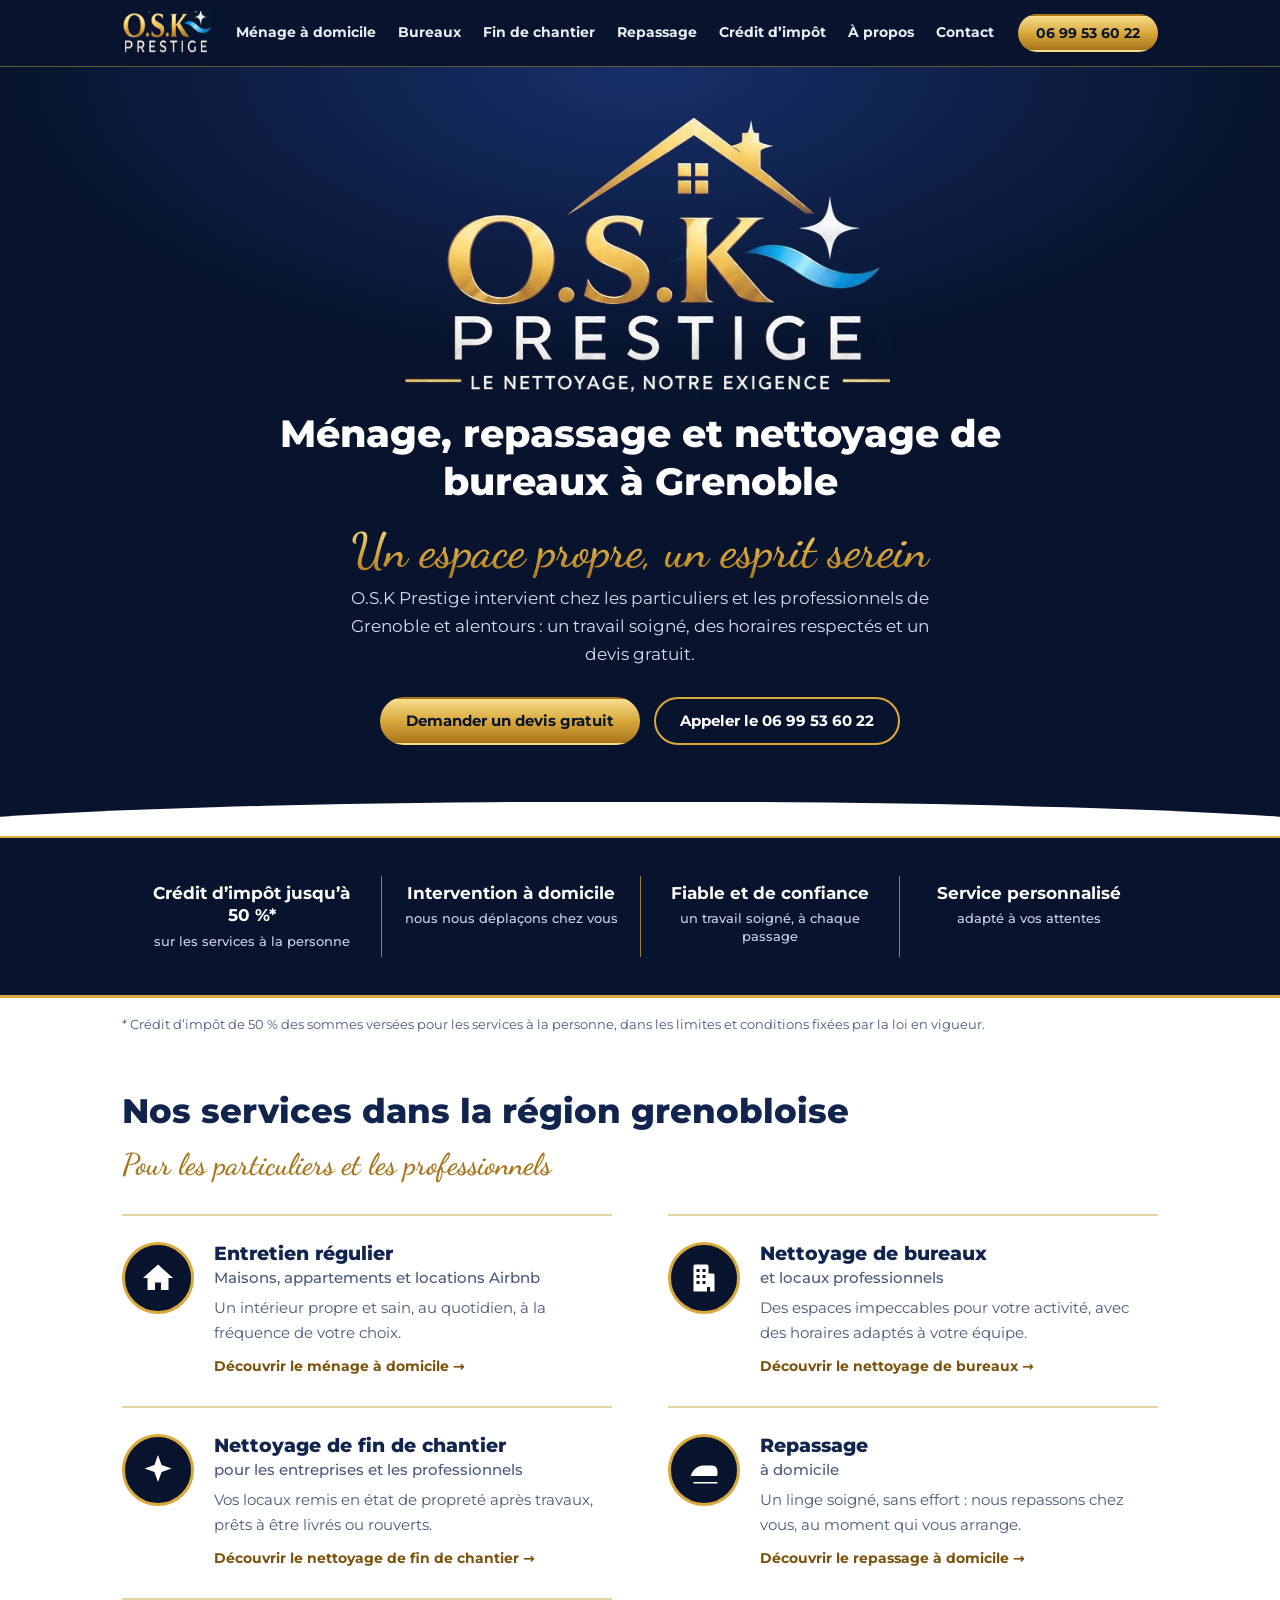
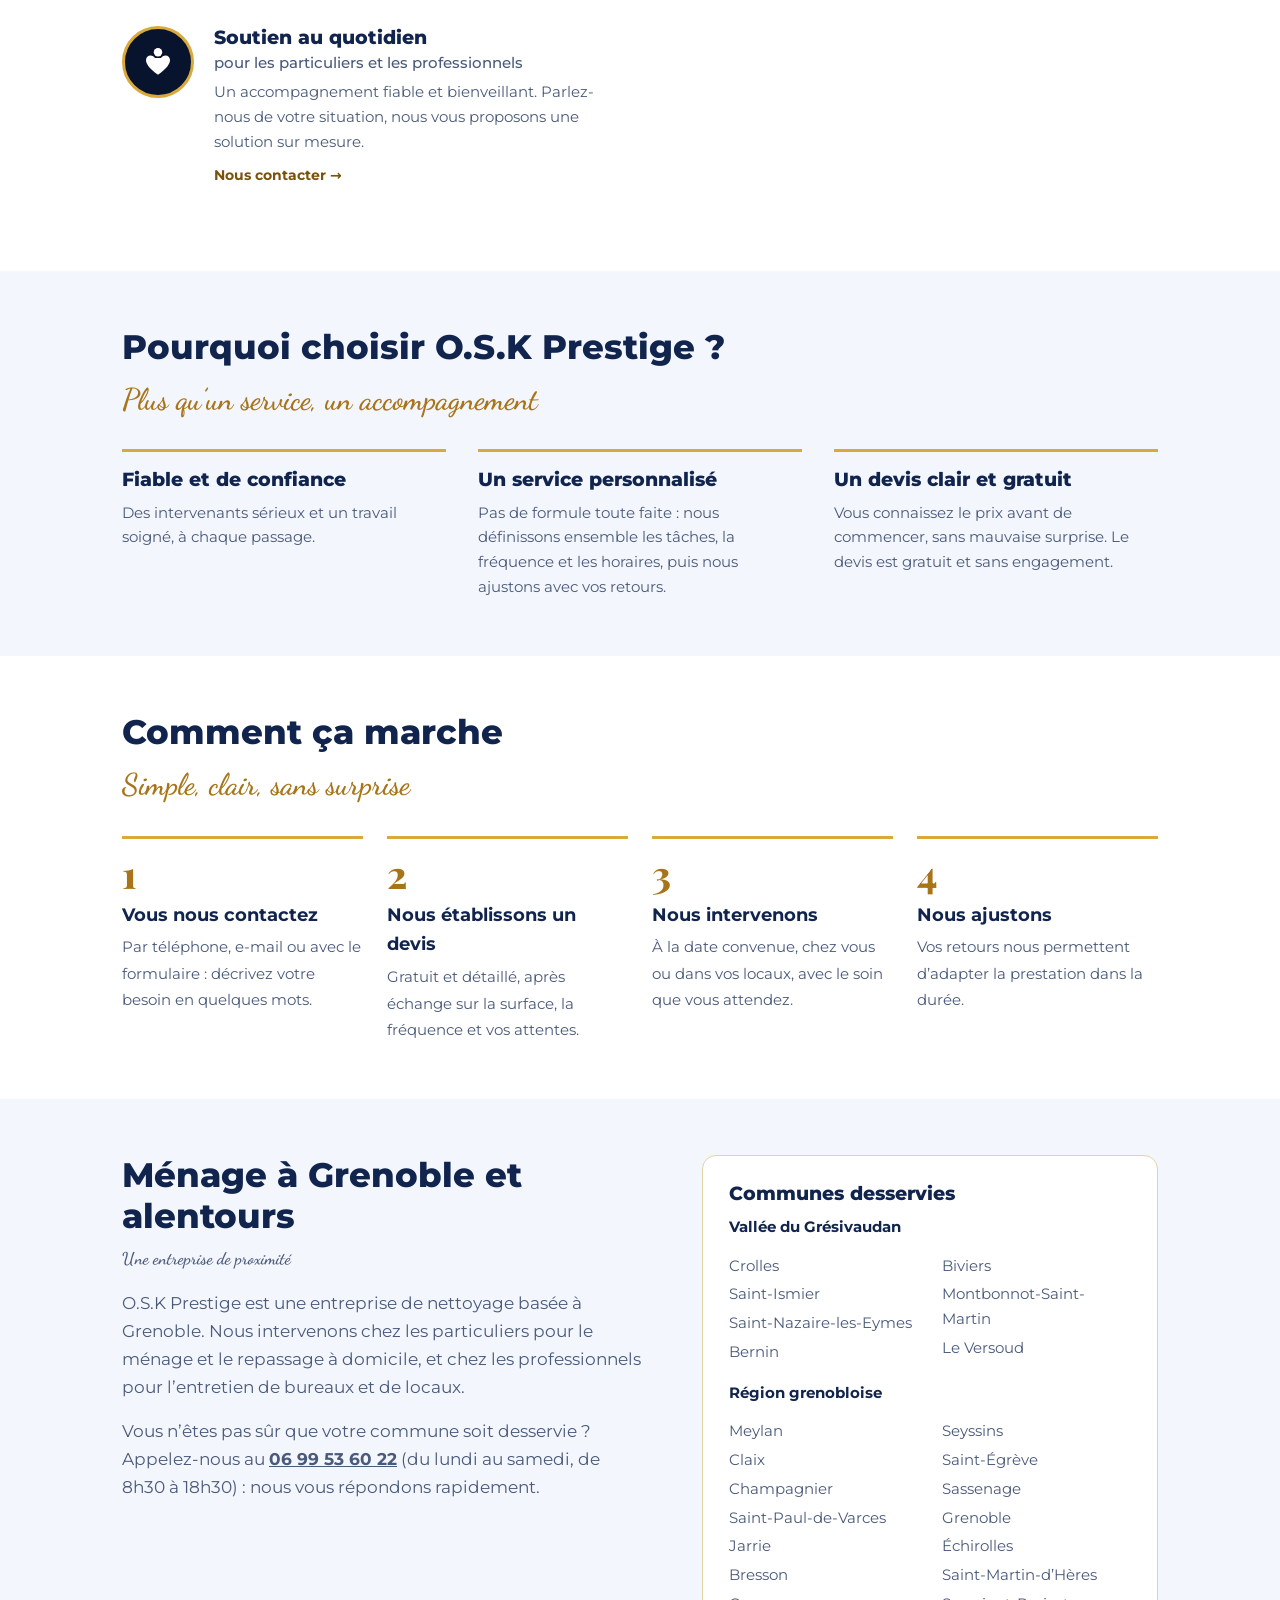
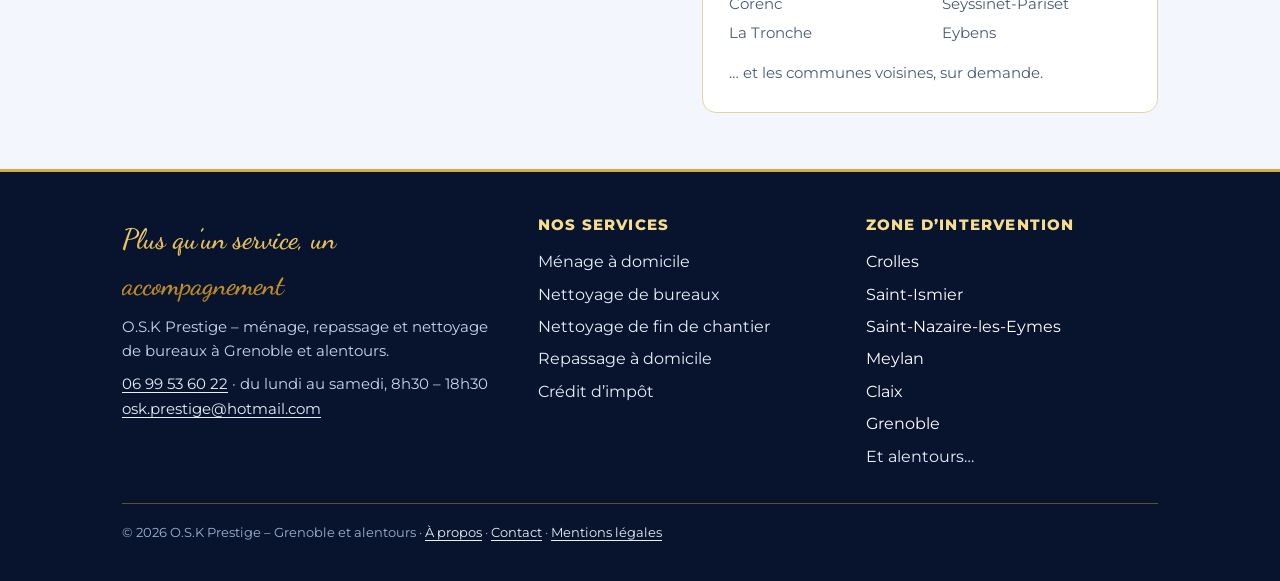
<file: index.html>
<!DOCTYPE html>
<html lang="fr">
<head>
<meta charset="utf-8">
<meta name="viewport" content="width=device-width, initial-scale=1, viewport-fit=cover">
<title>O.S.K Prestige – Ménage, repassage et nettoyage à Grenoble</title>
<meta name="description" content="O.S.K Prestige : ménage à domicile, nettoyage de bureaux et repassage à Grenoble et alentours. Crédit d’impôt jusqu’à 50 %. Devis gratuit.">
<link rel="canonical" href="https://www.osk-prestige.com/">
<meta property="og:type" content="website">
<meta property="og:locale" content="fr_FR">
<meta property="og:site_name" content="O.S.K Prestige">
<meta property="og:title" content="O.S.K Prestige – Ménage, repassage et nettoyage à Grenoble">
<meta property="og:description" content="O.S.K Prestige : ménage à domicile, nettoyage de bureaux et repassage à Grenoble et alentours. Crédit d’impôt jusqu’à 50 %. Devis gratuit.">
<meta property="og:url" content="https://www.osk-prestige.com/">
<meta property="og:image" content="https://www.osk-prestige.com/images/og-image.jpg">
<meta name="twitter:card" content="summary_large_image">
<meta name="theme-color" content="#08142e">
<link rel="icon" href="favicon.svg" type="image/svg+xml">
<link rel="preload" href="fonts/montserrat-500.woff2" as="font" type="font/woff2" crossorigin>
<link rel="stylesheet" href="style.css?v=20261104">
<script>document.documentElement.className+=' js'</script>
<script type="application/ld+json">{"@context": "https://schema.org", "@type": "LocalBusiness", "@id": "https://www.osk-prestige.com/#entreprise", "name": "O.S.K Prestige", "slogan": "Le nettoyage, notre exigence", "description": "Ménage à domicile, nettoyage de bureaux et repassage à domicile à Grenoble et alentours.", "url": "https://www.osk-prestige.com/", "logo": "https://www.osk-prestige.com/images/logo-principal.jpg", "image": "https://www.osk-prestige.com/images/og-image.jpg", "telephone": "+33 6 99 53 60 22", "email": "osk.prestige@hotmail.com", "contactPoint": {"@type": "ContactPoint", "telephone": "+33 6 99 53 60 22", "contactType": "customer service", "areaServed": "FR", "availableLanguage": "French", "hoursAvailable": {"@type": "OpeningHoursSpecification", "dayOfWeek": ["Monday", "Tuesday", "Wednesday", "Thursday", "Friday", "Saturday"], "opens": "08:30", "closes": "18:30"}}, "areaServed": [{"@type": "City", "name": "Crolles"}, {"@type": "City", "name": "Saint-Ismier"}, {"@type": "City", "name": "Saint-Nazaire-les-Eymes"}, {"@type": "City", "name": "Bernin"}, {"@type": "City", "name": "Biviers"}, {"@type": "City", "name": "Montbonnot-Saint-Martin"}, {"@type": "City", "name": "Le Versoud"}, {"@type": "City", "name": "Meylan"}, {"@type": "City", "name": "Claix"}, {"@type": "City", "name": "Champagnier"}, {"@type": "City", "name": "Saint-Paul-de-Varces"}, {"@type": "City", "name": "Jarrie"}, {"@type": "City", "name": "Bresson"}, {"@type": "City", "name": "Corenc"}, {"@type": "City", "name": "La Tronche"}, {"@type": "City", "name": "Seyssins"}, {"@type": "City", "name": "Saint-Égrève"}, {"@type": "City", "name": "Sassenage"}, {"@type": "City", "name": "Grenoble"}, {"@type": "City", "name": "Échirolles"}, {"@type": "City", "name": "Saint-Martin-d’Hères"}, {"@type": "City", "name": "Seyssinet-Pariset"}, {"@type": "City", "name": "Eybens"}], "knowsAbout": ["Ménage à domicile", "Ménage Airbnb et locations saisonnières", "Nettoyage de fin de chantier", "Nettoyage de bureaux", "Repassage à domicile", "Services à la personne"]}</script>
</head>
<body>
<a class="skip" href="#contenu">Aller au contenu</a>
<header>
  <div class="wrap">
    <a class="brand" href="index.html" aria-label="O.S.K Prestige, retour à l’accueil"><img src="images/logo-entete.jpg" width="120" height="44" alt="O.S.K Prestige"></a>
    <button class="burger" type="button" aria-label="Ouvrir le menu" aria-expanded="false" aria-controls="menu"><span></span><span></span><span></span></button>
    <nav class="tabs" id="menu" aria-label="Menu principal"><a href="menage-domicile-grenoble.html">Ménage à domicile</a><a href="nettoyage-bureaux-grenoble.html">Bureaux</a><a href="nettoyage-fin-de-chantier-grenoble.html">Fin de chantier</a><a href="repassage-domicile-grenoble.html">Repassage</a><a href="credit-impot-services-a-la-personne.html">Crédit d’impôt</a><a href="a-propos.html">À propos</a><a href="contact.html">Contact</a></nav>
    <a class="btn fill" href="tel:+33699536022">06 99 53 60 22</a>
  </div>
</header>
<main id="contenu">
<div class="hero"><div class="wrap">
<img class="herologo" src="images/logo-principal.jpg" width="575" height="328" alt="O.S.K Prestige – Le nettoyage, notre exigence">
<h1>Ménage, repassage et nettoyage de bureaux à Grenoble</h1>
<span class="tag gold">Un espace propre, un esprit serein</span>
<p class="lead">O.S.K Prestige intervient chez les particuliers et les professionnels de Grenoble et alentours : un travail soigné, des horaires respectés et un devis gratuit.</p>
<div class="cta"><a class="btn fill" href="contact.html">Demander un devis gratuit</a><a class="btn line" href="tel:+33699536022">Appeler le 06 99 53 60 22</a></div>
</div></div>
<div class="band"><div class="wrap"><ul>
<li>Crédit d’impôt jusqu’à 50 %*<span>sur les services à la personne</span></li>
<li>Intervention à domicile<span>nous nous déplaçons chez vous</span></li>
<li>Fiable et de confiance<span>un travail soigné, à chaque passage</span></li>
<li>Service personnalisé<span>adapté à vos attentes</span></li>
</ul></div></div>
<div class="wrap"><p class="note">* Crédit d’impôt de 50 % des sommes versées pour les services à la personne, dans les limites et conditions fixées par la loi en vigueur.</p></div>
<section><div class="wrap">
<h2>Nos services dans la région grenobloise</h2>
<p class="kicker">Pour les particuliers et les professionnels</p>
<div class="cards">
<a class="card" href="menage-domicile-grenoble.html"><div class="ico"><svg viewBox="0 0 24 24" aria-hidden="true"><path d="M12 3 2 12h3v8h5v-5h4v5h5v-8h3z"/></svg></div><div><h3>Entretien régulier<small>Maisons, appartements et locations Airbnb</small></h3><p>Un intérieur propre et sain, au quotidien, à la fréquence de votre choix.</p><span class="more">Découvrir le ménage à domicile →</span></div></a>
<a class="card" href="nettoyage-bureaux-grenoble.html"><div class="ico"><svg viewBox="0 0 24 24" aria-hidden="true"><path d="M5 21V4a1 1 0 0 1 1-1h8a1 1 0 0 1 1 1v5h3a1 1 0 0 1 1 1v11h-3v-3h-2v3zM7 6v2h2V6zm4 0v2h2V6zM7 10v2h2v-2zm4 0v2h2v-2zM7 14v2h2v-2zm4 0v2h2v-2z"/></svg></div><div><h3>Nettoyage de bureaux<small>et locaux professionnels</small></h3><p>Des espaces impeccables pour votre activité, avec des horaires adaptés à votre équipe.</p><span class="more">Découvrir le nettoyage de bureaux →</span></div></a>
<a class="card" href="nettoyage-fin-de-chantier-grenoble.html"><div class="ico"><svg viewBox="0 0 24 24" aria-hidden="true"><path d="M12 2l2.4 6.6L21 11l-6.6 2.4L12 20l-2.4-6.6L3 11l6.6-2.4z"/></svg></div><div><h3>Nettoyage de fin de chantier<small>pour les entreprises et les professionnels</small></h3><p>Vos locaux remis en état de propreté après travaux, prêts à être livrés ou rouverts.</p><span class="more">Découvrir le nettoyage de fin de chantier →</span></div></a>
<a class="card" href="repassage-domicile-grenoble.html"><div class="ico"><svg viewBox="0 0 24 24" aria-hidden="true"><path d="M3 18c0-5 4-9 9-9h5c3 0 4 2 4 4v2a1 1 0 0 1-1 1H3zm2 2h16v1H5z"/></svg></div><div><h3>Repassage<small>à domicile</small></h3><p>Un linge soigné, sans effort : nous repassons chez vous, au moment qui vous arrange.</p><span class="more">Découvrir le repassage à domicile →</span></div></a>
<a class="card" href="contact.html"><div class="ico"><svg viewBox="0 0 24 24" aria-hidden="true"><circle cx="12" cy="5.5" r="2.8"/><path d="M12 20.5C6 16.5 4 13 4 10.7 4 8.8 5.4 7.6 7 7.6c1.3 0 2.4.7 3 1.8h4c.6-1.1 1.7-1.8 3-1.8 1.6 0 3 1.2 3 3.1 0 2.3-2 5.8-8 9.8z"/></svg></div><div><h3>Soutien au quotidien<small>pour les particuliers et les professionnels</small></h3><p>Un accompagnement fiable et bienveillant. Parlez-nous de votre situation, nous vous proposons une solution sur mesure.</p><span class="more">Nous contacter →</span></div></a>
</div>
</div></section>
<section class="tint"><div class="wrap">
<h2>Pourquoi choisir O.S.K Prestige ?</h2>
<p class="kicker">Plus qu’un service, un accompagnement</p>
<div class="trio">
<div><h3>Fiable et de confiance</h3><p>Des intervenants sérieux et un travail soigné, à chaque passage.</p></div>
<div><h3>Un service personnalisé</h3><p>Pas de formule toute faite : nous définissons ensemble les tâches, la fréquence et les horaires, puis nous ajustons avec vos retours.</p></div>
<div><h3>Un devis clair et gratuit</h3><p>Vous connaissez le prix avant de commencer, sans mauvaise surprise. Le devis est gratuit et sans engagement.</p></div>
</div>
</div></section>
<section><div class="wrap">
<h2>Comment ça marche</h2>
<p class="kicker">Simple, clair, sans surprise</p>
<ol class="steps">
<li><b>Vous nous contactez</b><span>Par téléphone, e-mail ou avec le formulaire : décrivez votre besoin en quelques mots.</span></li>
<li><b>Nous établissons un devis</b><span>Gratuit et détaillé, après échange sur la surface, la fréquence et vos attentes.</span></li>
<li><b>Nous intervenons</b><span>À la date convenue, chez vous ou dans vos locaux, avec le soin que vous attendez.</span></li>
<li><b>Nous ajustons</b><span>Vos retours nous permettent d’adapter la prestation dans la durée.</span></li>
</ol>
</div></section>
<section class="tint"><div class="wrap split">
<div class="prose">
<h2>Ménage à Grenoble et alentours</h2>
<p class="kicker">Une entreprise de proximité</p>
<p>O.S.K Prestige est une entreprise de nettoyage basée à Grenoble. Nous intervenons chez les particuliers pour le ménage et le repassage à domicile, et chez les professionnels pour l’entretien de bureaux et de locaux.</p>
<p>Vous n’êtes pas sûr que votre commune soit desservie ? Appelez-nous au <a href="tel:+33699536022"><b>06 99 53 60 22</b></a> (du lundi au samedi, de 8h30 à 18h30) : nous vous répondons rapidement.</p>
</div>
<div class="box"><h3>Communes desservies</h3><p class="zone">Vallée du Grésivaudan</p><ul class="towns"><li>Crolles</li><li>Saint-Ismier</li><li>Saint-Nazaire-les-Eymes</li><li>Bernin</li><li>Biviers</li><li>Montbonnot-Saint-Martin</li><li>Le Versoud</li></ul><p class="zone">Région grenobloise</p><ul class="towns"><li>Meylan</li><li>Claix</li><li>Champagnier</li><li>Saint-Paul-de-Varces</li><li>Jarrie</li><li>Bresson</li><li>Corenc</li><li>La Tronche</li><li>Seyssins</li><li>Saint-Égrève</li><li>Sassenage</li><li>Grenoble</li><li>Échirolles</li><li>Saint-Martin-d’Hères</li><li>Seyssinet-Pariset</li><li>Eybens</li></ul><p style="margin-top:14px">… et les communes voisines, sur demande.</p></div>
</div></section>

</main>
<footer>
  <div class="wrap">
    <div class="fgrid">
      <div>
        <span class="script gold">Plus qu’un service, un accompagnement</span>
        <p>O.S.K Prestige – ménage, repassage et nettoyage de bureaux à Grenoble et alentours.</p>
        <p><a href="tel:+33699536022">06 99 53 60 22</a> · du lundi au samedi, 8h30 – 18h30<br><a href="mailto:osk.prestige@hotmail.com">osk.prestige@hotmail.com</a></p>
      </div>
      <div>
        <h2>Nos services</h2>
        <ul>
          <li><a href="menage-domicile-grenoble.html">Ménage à domicile</a></li>
          <li><a href="nettoyage-bureaux-grenoble.html">Nettoyage de bureaux</a></li>
          <li><a href="nettoyage-fin-de-chantier-grenoble.html">Nettoyage de fin de chantier</a></li>
          <li><a href="repassage-domicile-grenoble.html">Repassage à domicile</a></li>
          <li><a href="credit-impot-services-a-la-personne.html">Crédit d’impôt</a></li>
        </ul>
      </div>
      <div>
        <h2>Zone d’intervention</h2>
        <ul><li>Crolles</li><li>Saint-Ismier</li><li>Saint-Nazaire-les-Eymes</li><li>Meylan</li><li>Claix</li><li>Grenoble</li><li><a href="contact.html">Et alentours…</a></li></ul>
      </div>
    </div>
    <p class="copy">© 2026 O.S.K Prestige – Grenoble et alentours · <a href="a-propos.html">À propos</a> · <a href="contact.html">Contact</a> · <a href="mentions-legales.html">Mentions légales</a></p>
  </div>
</footer>
<div class="callbar"><a class="c1" href="tel:+33699536022">Appeler</a><a class="c2" href="contact.html">Devis gratuit</a></div>
<script src="script.js?v=20261104" defer></script>
</body>
</html>
</file>
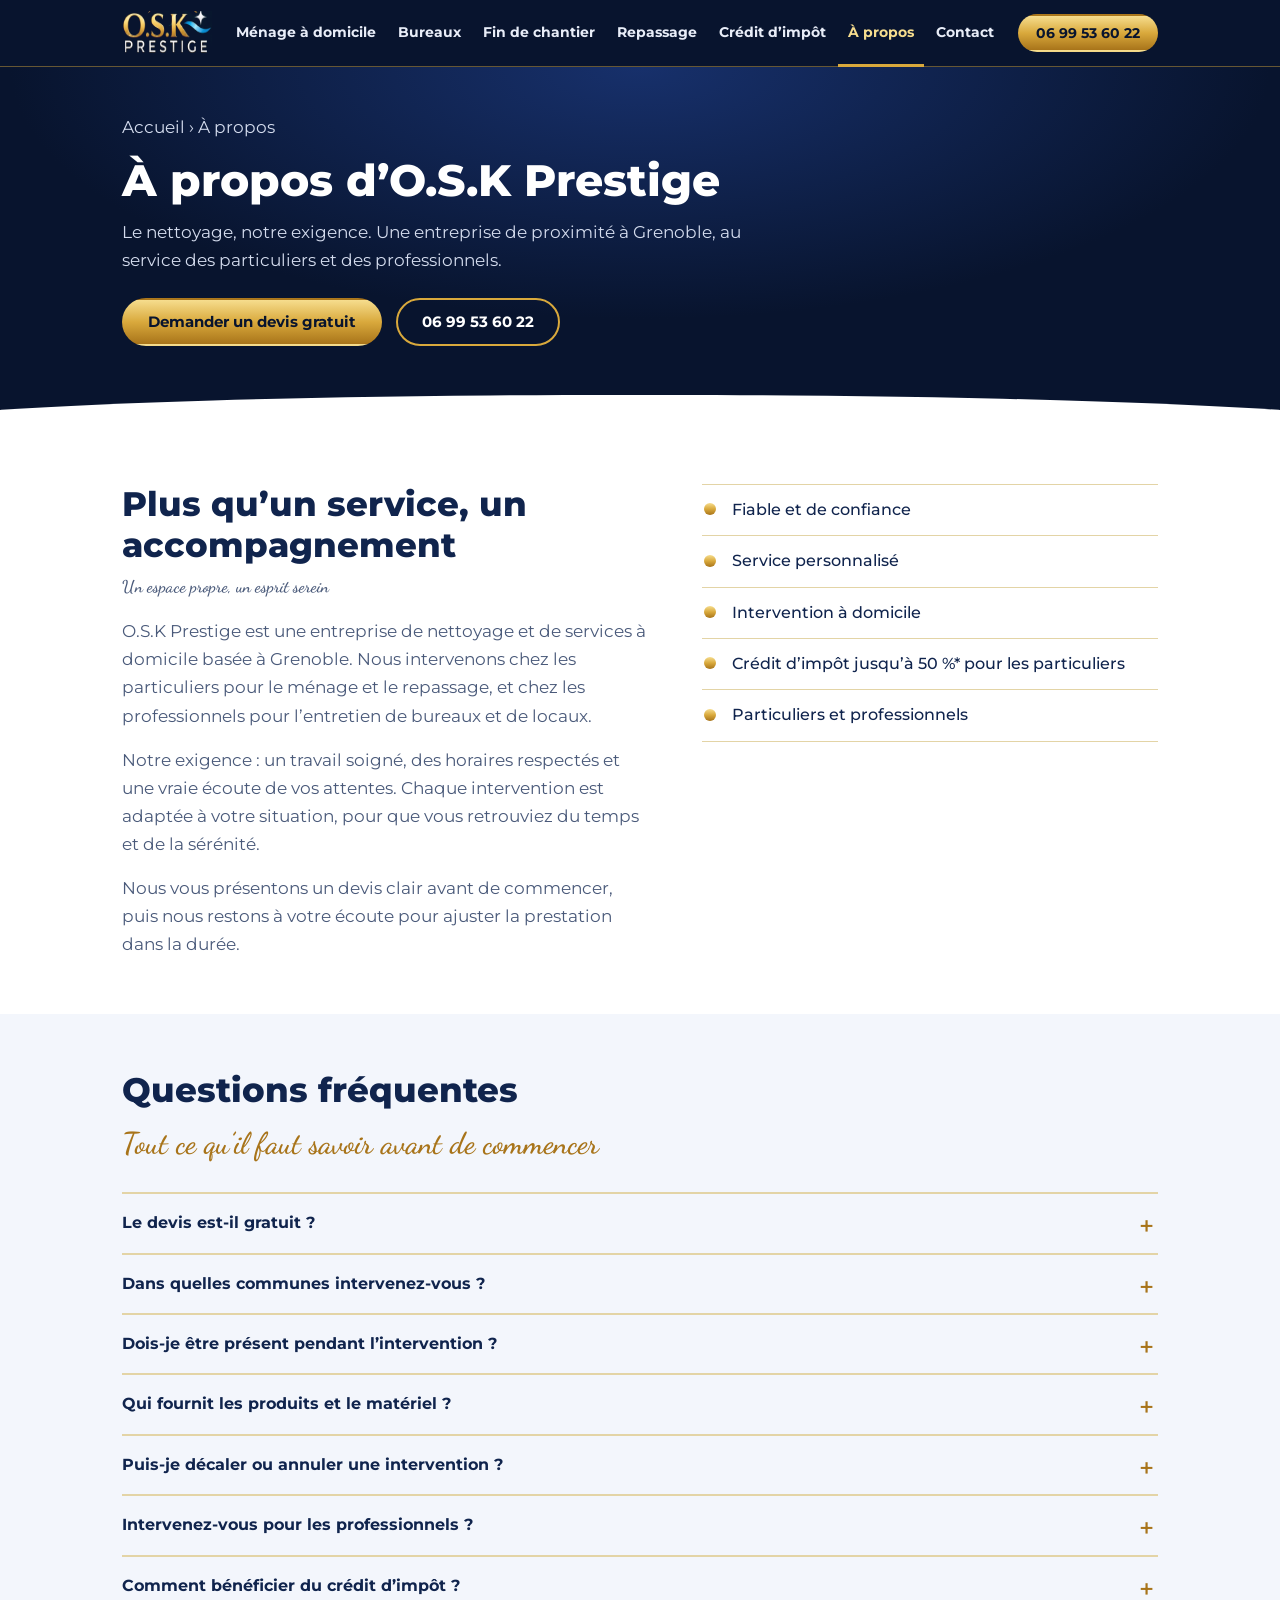
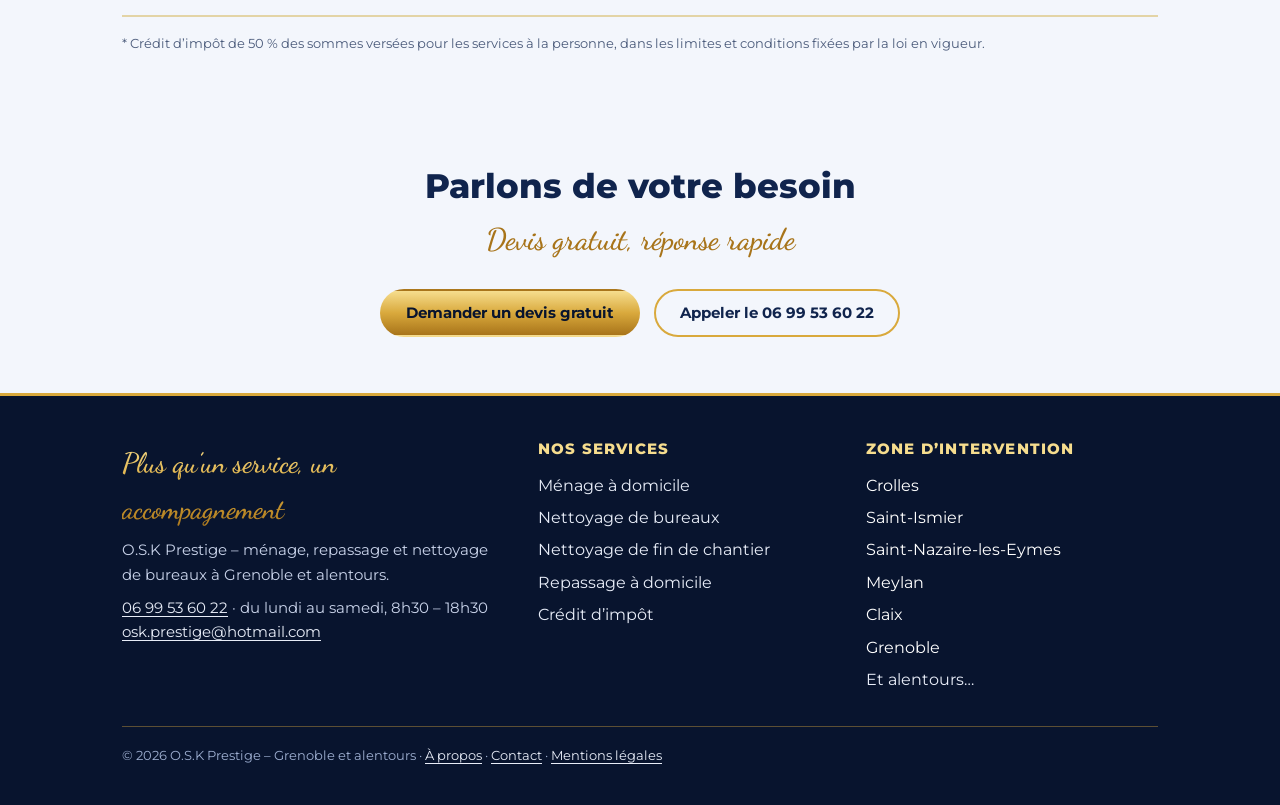
<file: a-propos.html>
<!DOCTYPE html>
<html lang="fr">
<head>
<meta charset="utf-8">
<meta name="viewport" content="width=device-width, initial-scale=1, viewport-fit=cover">
<title>À propos et questions fréquentes | O.S.K Prestige Grenoble</title>
<meta name="description" content="O.S.K Prestige, entreprise de ménage, repassage et nettoyage de bureaux à Grenoble. Nos engagements et les réponses à vos questions.">
<link rel="canonical" href="https://www.osk-prestige.com/a-propos.html">
<meta property="og:type" content="website">
<meta property="og:locale" content="fr_FR">
<meta property="og:site_name" content="O.S.K Prestige">
<meta property="og:title" content="À propos et questions fréquentes | O.S.K Prestige Grenoble">
<meta property="og:description" content="O.S.K Prestige, entreprise de ménage, repassage et nettoyage de bureaux à Grenoble. Nos engagements et les réponses à vos questions.">
<meta property="og:url" content="https://www.osk-prestige.com/a-propos.html">
<meta property="og:image" content="https://www.osk-prestige.com/images/og-image.jpg">
<meta name="twitter:card" content="summary_large_image">
<meta name="theme-color" content="#08142e">
<link rel="icon" href="favicon.svg" type="image/svg+xml">
<link rel="preload" href="fonts/montserrat-500.woff2" as="font" type="font/woff2" crossorigin>
<link rel="stylesheet" href="style.css?v=20261104">
<script>document.documentElement.className+=' js'</script>
</head>
<body>
<a class="skip" href="#contenu">Aller au contenu</a>
<header>
  <div class="wrap">
    <a class="brand" href="index.html" aria-label="O.S.K Prestige, retour à l’accueil"><img src="images/logo-entete.jpg" width="120" height="44" alt="O.S.K Prestige"></a>
    <button class="burger" type="button" aria-label="Ouvrir le menu" aria-expanded="false" aria-controls="menu"><span></span><span></span><span></span></button>
    <nav class="tabs" id="menu" aria-label="Menu principal"><a href="menage-domicile-grenoble.html">Ménage à domicile</a><a href="nettoyage-bureaux-grenoble.html">Bureaux</a><a href="nettoyage-fin-de-chantier-grenoble.html">Fin de chantier</a><a href="repassage-domicile-grenoble.html">Repassage</a><a href="credit-impot-services-a-la-personne.html">Crédit d’impôt</a><a href="a-propos.html" aria-current="page">À propos</a><a href="contact.html">Contact</a></nav>
    <a class="btn fill" href="tel:+33699536022">06 99 53 60 22</a>
  </div>
</header>
<main id="contenu">
<div class="pagehero"><div class="wrap">
<p class="crumbs"><a href="index.html">Accueil</a> › À propos</p>
<h1>À propos d’O.S.K Prestige</h1>
<p>Le nettoyage, notre exigence. Une entreprise de proximité à Grenoble, au service des particuliers et des professionnels.</p>
<div class="cta"><a class="btn fill" href="contact.html">Demander un devis gratuit</a><a class="btn line" href="tel:+33699536022">06 99 53 60 22</a></div>
</div></div>
<section><div class="wrap split">
<div class="prose">
<h2>Plus qu’un service, un accompagnement</h2>
<p class="kicker">Un espace propre, un esprit serein</p>
<p>O.S.K Prestige est une entreprise de nettoyage et de services à domicile basée à Grenoble. Nous intervenons chez les particuliers pour le ménage et le repassage, et chez les professionnels pour l’entretien de bureaux et de locaux.</p>
<p>Notre exigence : un travail soigné, des horaires respectés et une vraie écoute de vos attentes. Chaque intervention est adaptée à votre situation, pour que vous retrouviez du temps et de la sérénité.</p>
<p>Nous vous présentons un devis clair avant de commencer, puis nous restons à votre écoute pour ajuster la prestation dans la durée.</p>
</div>
<ul class="inc">
<li>Fiable et de confiance</li><li>Service personnalisé</li><li>Intervention à domicile</li><li>Crédit d’impôt jusqu’à 50 %* pour les particuliers</li><li>Particuliers et professionnels</li>
</ul>
</div></section>
<section class="tint"><div class="wrap">
<h2>Questions fréquentes</h2>
<p class="kicker">Tout ce qu’il faut savoir avant de commencer</p>
<div class="faq"><details><summary>Le devis est-il gratuit ?</summary><p>Oui, le devis est gratuit et sans engagement. Il détaille les prestations, la fréquence et le prix.</p></details><details><summary>Dans quelles communes intervenez-vous ?</summary><p>Dans la vallée du Grésivaudan (Crolles, Saint-Ismier, Saint-Nazaire-les-Eymes…) et dans la région grenobloise (Meylan, Claix, Grenoble…). Indiquez-nous votre adresse, nous confirmons rapidement que nous intervenons chez vous.</p></details><details><summary>Dois-je être présent pendant l’intervention ?</summary><p>Pas nécessairement. Nous convenons ensemble de la meilleure organisation, par exemple la remise des clés ou l’accès au local.</p></details><details><summary>Qui fournit les produits et le matériel ?</summary><p>Vous nous indiquez votre préférence lors du devis : nous pouvons apporter nos produits ou utiliser les vôtres.</p></details><details><summary>Puis-je décaler ou annuler une intervention ?</summary><p>Oui. Prévenez-nous le plus tôt possible par téléphone ou par message, et nous trouvons ensemble une autre date.</p></details><details><summary>Intervenez-vous pour les professionnels ?</summary><p>Oui : bureaux, cabinets, agences et petits locaux professionnels, avec des horaires adaptés à votre activité. Nous réalisons aussi le nettoyage de fin de chantier pour les entreprises.</p></details><details><summary>Comment bénéficier du crédit d’impôt ?</summary><p>Il concerne les particuliers, selon leur situation. Nous vous remettons l’attestation fiscale nécessaire pour votre déclaration de revenus.</p></details></div>
<p class="note">* Crédit d’impôt de 50 % des sommes versées pour les services à la personne, dans les limites et conditions fixées par la loi en vigueur.</p>
</div></section>
<section class="tint"><div class="wrap" style="text-align:center">
<h2>Parlons de votre besoin</h2>
<p class="kicker">Devis gratuit, réponse rapide</p>
<div class="cta"><a class="btn fill" href="contact.html">Demander un devis gratuit</a><a class="btn dark" href="tel:+33699536022">Appeler le 06 99 53 60 22</a></div>
</div></section>
</main>
<footer>
  <div class="wrap">
    <div class="fgrid">
      <div>
        <span class="script gold">Plus qu’un service, un accompagnement</span>
        <p>O.S.K Prestige – ménage, repassage et nettoyage de bureaux à Grenoble et alentours.</p>
        <p><a href="tel:+33699536022">06 99 53 60 22</a> · du lundi au samedi, 8h30 – 18h30<br><a href="mailto:osk.prestige@hotmail.com">osk.prestige@hotmail.com</a></p>
      </div>
      <div>
        <h2>Nos services</h2>
        <ul>
          <li><a href="menage-domicile-grenoble.html">Ménage à domicile</a></li>
          <li><a href="nettoyage-bureaux-grenoble.html">Nettoyage de bureaux</a></li>
          <li><a href="nettoyage-fin-de-chantier-grenoble.html">Nettoyage de fin de chantier</a></li>
          <li><a href="repassage-domicile-grenoble.html">Repassage à domicile</a></li>
          <li><a href="credit-impot-services-a-la-personne.html">Crédit d’impôt</a></li>
        </ul>
      </div>
      <div>
        <h2>Zone d’intervention</h2>
        <ul><li>Crolles</li><li>Saint-Ismier</li><li>Saint-Nazaire-les-Eymes</li><li>Meylan</li><li>Claix</li><li>Grenoble</li><li><a href="contact.html">Et alentours…</a></li></ul>
      </div>
    </div>
    <p class="copy">© 2026 O.S.K Prestige – Grenoble et alentours · <a href="a-propos.html">À propos</a> · <a href="contact.html">Contact</a> · <a href="mentions-legales.html">Mentions légales</a></p>
  </div>
</footer>
<div class="callbar"><a class="c1" href="tel:+33699536022">Appeler</a><a class="c2" href="contact.html">Devis gratuit</a></div>
<script src="script.js?v=20261104" defer></script>
</body>
</html>
</file>
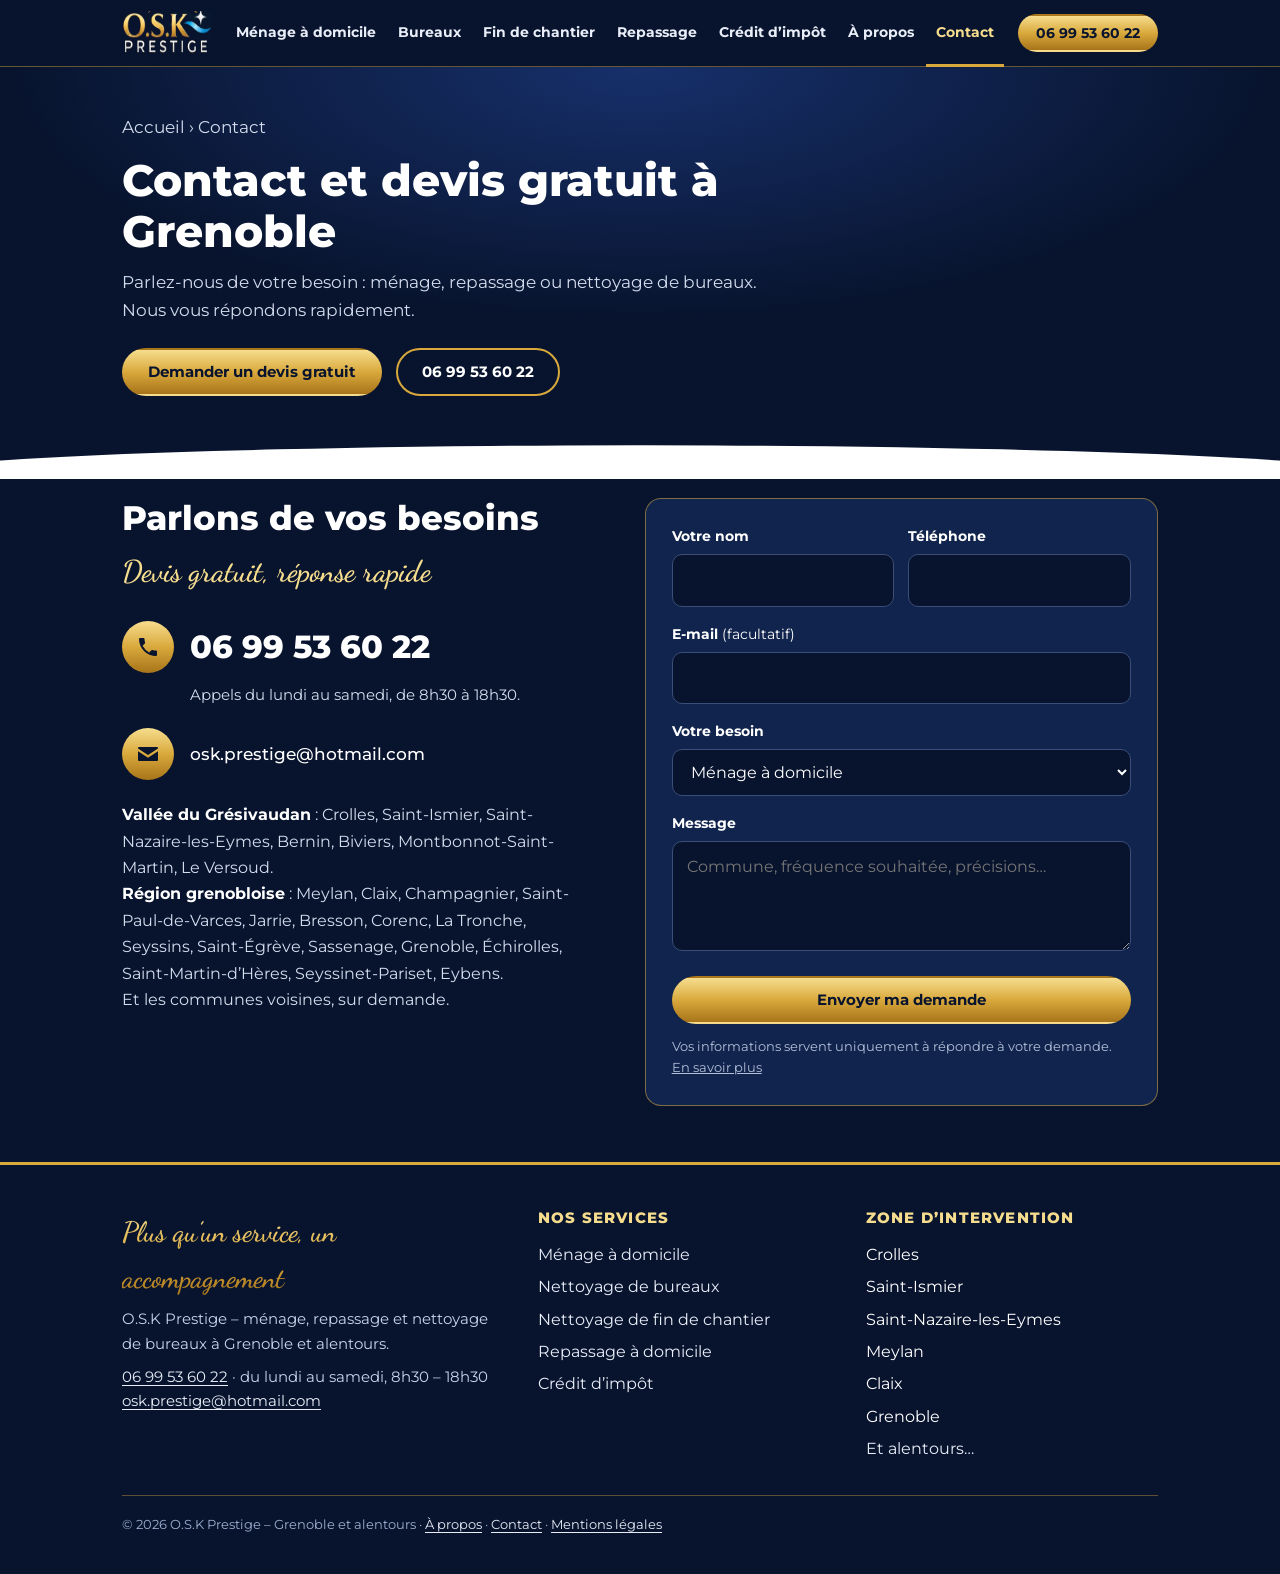
<file: contact.html>
<!DOCTYPE html>
<html lang="fr">
<head>
<meta charset="utf-8">
<meta name="viewport" content="width=device-width, initial-scale=1, viewport-fit=cover">
<title>Contact et devis gratuit à Grenoble | O.S.K Prestige</title>
<meta name="description" content="Contactez O.S.K Prestige au 06 99 53 60 22 pour un devis gratuit : ménage, repassage ou nettoyage de bureaux à Grenoble et alentours.">
<link rel="canonical" href="https://www.osk-prestige.com/contact.html">
<meta property="og:type" content="website">
<meta property="og:locale" content="fr_FR">
<meta property="og:site_name" content="O.S.K Prestige">
<meta property="og:title" content="Contact et devis gratuit à Grenoble | O.S.K Prestige">
<meta property="og:description" content="Contactez O.S.K Prestige au 06 99 53 60 22 pour un devis gratuit : ménage, repassage ou nettoyage de bureaux à Grenoble et alentours.">
<meta property="og:url" content="https://www.osk-prestige.com/contact.html">
<meta property="og:image" content="https://www.osk-prestige.com/images/og-image.jpg">
<meta name="twitter:card" content="summary_large_image">
<meta name="theme-color" content="#08142e">
<link rel="icon" href="favicon.svg" type="image/svg+xml">
<link rel="preload" href="fonts/montserrat-500.woff2" as="font" type="font/woff2" crossorigin>
<link rel="stylesheet" href="style.css?v=20261104">
<script>document.documentElement.className+=' js'</script>
</head>
<body>
<a class="skip" href="#contenu">Aller au contenu</a>
<header>
  <div class="wrap">
    <a class="brand" href="index.html" aria-label="O.S.K Prestige, retour à l’accueil"><img src="images/logo-entete.jpg" width="120" height="44" alt="O.S.K Prestige"></a>
    <button class="burger" type="button" aria-label="Ouvrir le menu" aria-expanded="false" aria-controls="menu"><span></span><span></span><span></span></button>
    <nav class="tabs" id="menu" aria-label="Menu principal"><a href="menage-domicile-grenoble.html">Ménage à domicile</a><a href="nettoyage-bureaux-grenoble.html">Bureaux</a><a href="nettoyage-fin-de-chantier-grenoble.html">Fin de chantier</a><a href="repassage-domicile-grenoble.html">Repassage</a><a href="credit-impot-services-a-la-personne.html">Crédit d’impôt</a><a href="a-propos.html">À propos</a><a href="contact.html" aria-current="page">Contact</a></nav>
    <a class="btn fill" href="tel:+33699536022">06 99 53 60 22</a>
  </div>
</header>
<main id="contenu">
<div class="pagehero"><div class="wrap">
<p class="crumbs"><a href="index.html">Accueil</a> › Contact</p>
<h1>Contact et devis gratuit à Grenoble</h1>
<p>Parlez-nous de votre besoin : ménage, repassage ou nettoyage de bureaux. Nous vous répondons rapidement.</p>
<div class="cta"><a class="btn fill" href="contact.html">Demander un devis gratuit</a><a class="btn line" href="tel:+33699536022">06 99 53 60 22</a></div>
</div></div>
<section class="contact" style="padding-top:20px"><div class="wrap cgrid">
<div>
<h2>Parlons de vos besoins</h2>
<p class="kicker">Devis gratuit, réponse rapide</p>
<a class="line-item" href="tel:+33699536022"><span class="dot"><svg viewBox="0 0 24 24" aria-hidden="true"><path d="M6.6 10.8a15 15 0 0 0 6.6 6.6l2.2-2.2a1 1 0 0 1 1-.25c1.1.37 2.3.57 3.6.57a1 1 0 0 1 1 1V20a1 1 0 0 1-1 1A17 17 0 0 1 3 4a1 1 0 0 1 1-1h3.5a1 1 0 0 1 1 1c0 1.3.2 2.5.57 3.6a1 1 0 0 1-.25 1z"/></svg></span><span class="big">06 99 53 60 22</span></a>
<p class="hours">Appels du lundi au samedi, de 8h30 à 18h30.</p>
<a class="line-item" href="mailto:osk.prestige@hotmail.com"><span class="dot"><svg viewBox="0 0 24 24" aria-hidden="true"><path d="M3 5h18a1 1 0 0 1 1 1v.5l-10 6.5L2 6.5V6a1 1 0 0 1 1-1zm19 4.2V18a1 1 0 0 1-1 1H3a1 1 0 0 1-1-1V9.2l10 6.5z"/></svg></span><span class="mid">osk.prestige@hotmail.com</span></a>
<p class="area"><b>Vallée du Grésivaudan</b> : Crolles, Saint-Ismier, Saint-Nazaire-les-Eymes, Bernin, Biviers, Montbonnot-Saint-Martin, Le Versoud.<br><b>Région grenobloise</b> : Meylan, Claix, Champagnier, Saint-Paul-de-Varces, Jarrie, Bresson, Corenc, La Tronche, Seyssins, Saint-Égrève, Sassenage, Grenoble, Échirolles, Saint-Martin-d’Hères, Seyssinet-Pariset, Eybens.<br>Et les communes voisines, sur demande.</p>
</div>
<form class="form" id="devis" novalidate>
<div class="row">
<div><label for="nom">Votre nom</label><input id="nom" name="nom" autocomplete="name" required></div>
<div><label for="tel">Téléphone</label><input id="tel" name="tel" type="tel" autocomplete="tel" required></div>
</div>
<label for="email">E-mail <span style="font-weight:400">(facultatif)</span></label>
<input id="email" name="email" type="email" autocomplete="email">
<label for="besoin">Votre besoin</label>
<select id="besoin" name="besoin">
<option>Ménage à domicile</option>
<option>Ménage de location Airbnb</option>
<option>Nettoyage de bureaux ou locaux professionnels</option>
<option>Nettoyage de fin de chantier</option>
<option>Repassage à domicile</option>
<option>Soutien au quotidien</option>
<option>Autre demande</option>
</select>
<label for="msg">Message</label>
<textarea id="msg" name="msg" placeholder="Commune, fréquence souhaitée, précisions…"></textarea>
<input type="checkbox" name="botcheck" tabindex="-1" autocomplete="off" style="display:none" aria-hidden="true">
<p id="devis-statut" class="statut" role="status" aria-live="polite"></p>
<button class="btn fill" type="submit">Envoyer ma demande</button>
<small>Vos informations servent uniquement à répondre à votre demande. <a href="mentions-legales.html">En savoir plus</a></small>
</form>
</div></section>
</main>
<footer>
  <div class="wrap">
    <div class="fgrid">
      <div>
        <span class="script gold">Plus qu’un service, un accompagnement</span>
        <p>O.S.K Prestige – ménage, repassage et nettoyage de bureaux à Grenoble et alentours.</p>
        <p><a href="tel:+33699536022">06 99 53 60 22</a> · du lundi au samedi, 8h30 – 18h30<br><a href="mailto:osk.prestige@hotmail.com">osk.prestige@hotmail.com</a></p>
      </div>
      <div>
        <h2>Nos services</h2>
        <ul>
          <li><a href="menage-domicile-grenoble.html">Ménage à domicile</a></li>
          <li><a href="nettoyage-bureaux-grenoble.html">Nettoyage de bureaux</a></li>
          <li><a href="nettoyage-fin-de-chantier-grenoble.html">Nettoyage de fin de chantier</a></li>
          <li><a href="repassage-domicile-grenoble.html">Repassage à domicile</a></li>
          <li><a href="credit-impot-services-a-la-personne.html">Crédit d’impôt</a></li>
        </ul>
      </div>
      <div>
        <h2>Zone d’intervention</h2>
        <ul><li>Crolles</li><li>Saint-Ismier</li><li>Saint-Nazaire-les-Eymes</li><li>Meylan</li><li>Claix</li><li>Grenoble</li><li><a href="contact.html">Et alentours…</a></li></ul>
      </div>
    </div>
    <p class="copy">© 2026 O.S.K Prestige – Grenoble et alentours · <a href="a-propos.html">À propos</a> · <a href="contact.html">Contact</a> · <a href="mentions-legales.html">Mentions légales</a></p>
  </div>
</footer>
<div class="callbar"><a class="c1" href="tel:+33699536022">Appeler</a><a class="c2" href="contact.html">Devis gratuit</a></div>
<script src="script.js?v=20261104" defer></script>
</body>
</html>
</file>
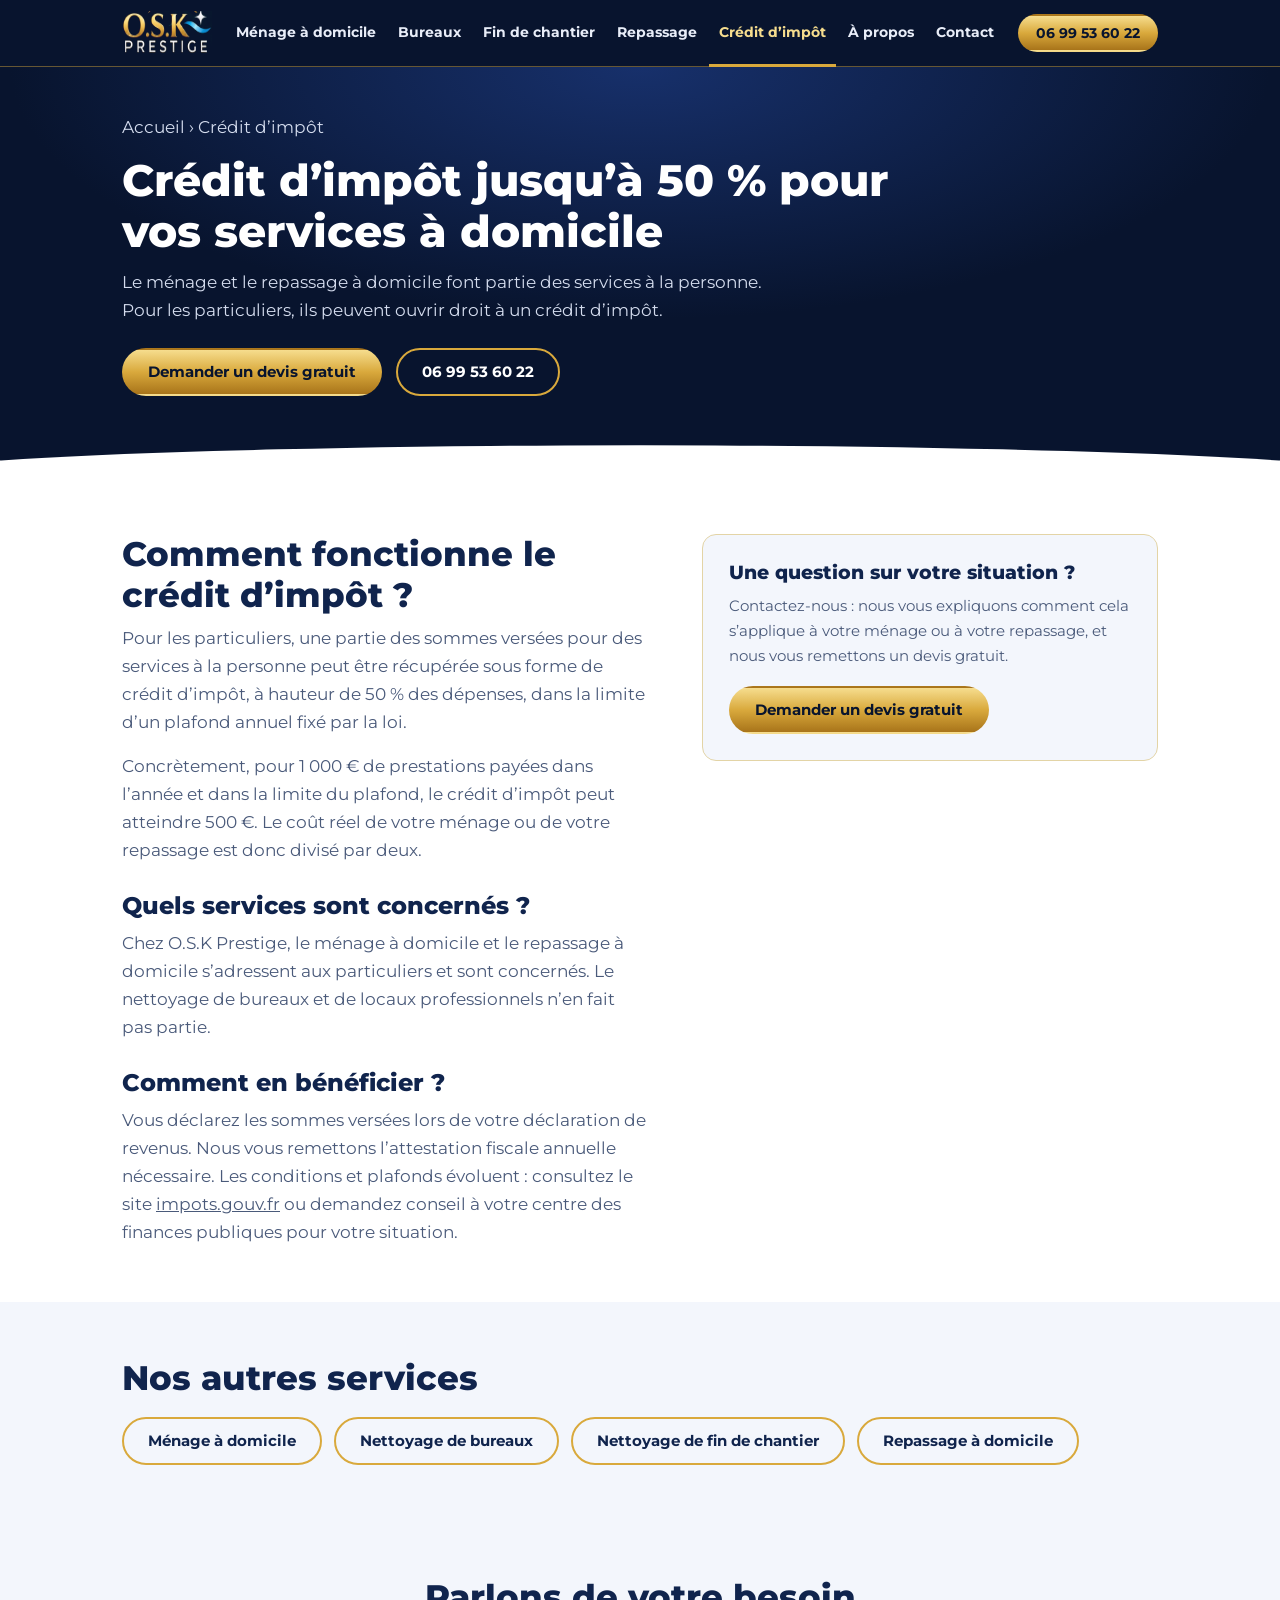
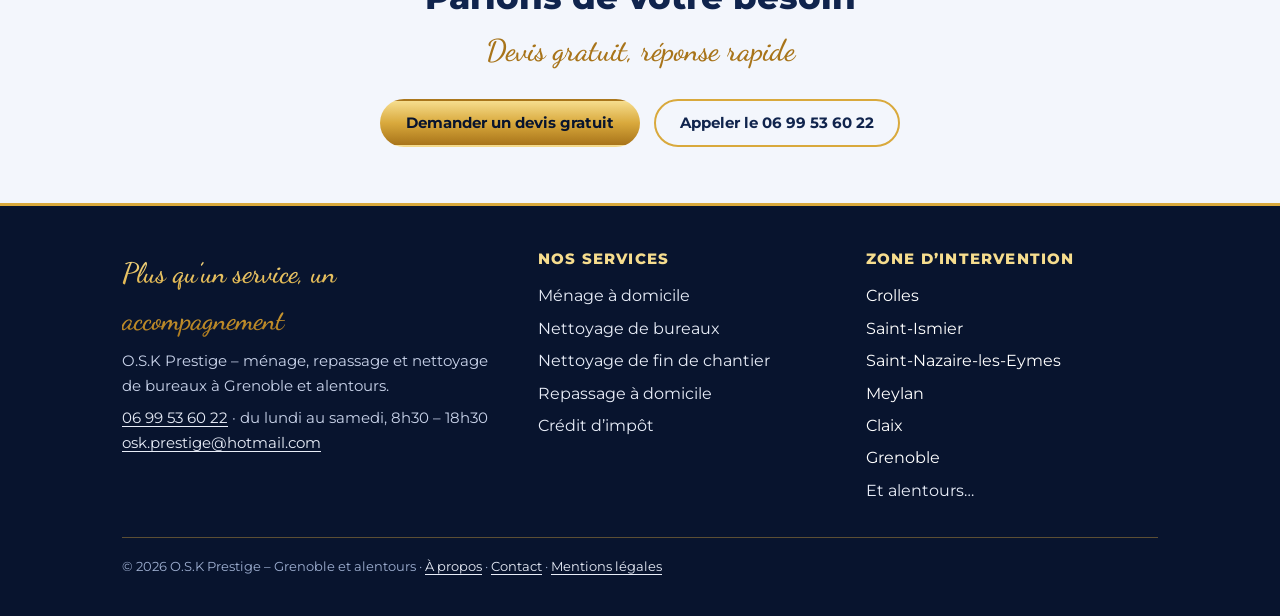
<file: credit-impot-services-a-la-personne.html>
<!DOCTYPE html>
<html lang="fr">
<head>
<meta charset="utf-8">
<meta name="viewport" content="width=device-width, initial-scale=1, viewport-fit=cover">
<title>Crédit d’impôt services à la personne | O.S.K Prestige</title>
<meta name="description" content="Ménage et repassage à domicile à Grenoble : jusqu’à 50 % de crédit d’impôt pour les particuliers. Comment ça marche, qui est concerné.">
<link rel="canonical" href="https://www.osk-prestige.com/credit-impot-services-a-la-personne.html">
<meta property="og:type" content="website">
<meta property="og:locale" content="fr_FR">
<meta property="og:site_name" content="O.S.K Prestige">
<meta property="og:title" content="Crédit d’impôt services à la personne | O.S.K Prestige">
<meta property="og:description" content="Ménage et repassage à domicile à Grenoble : jusqu’à 50 % de crédit d’impôt pour les particuliers. Comment ça marche, qui est concerné.">
<meta property="og:url" content="https://www.osk-prestige.com/credit-impot-services-a-la-personne.html">
<meta property="og:image" content="https://www.osk-prestige.com/images/og-image.jpg">
<meta name="twitter:card" content="summary_large_image">
<meta name="theme-color" content="#08142e">
<link rel="icon" href="favicon.svg" type="image/svg+xml">
<link rel="preload" href="fonts/montserrat-500.woff2" as="font" type="font/woff2" crossorigin>
<link rel="stylesheet" href="style.css?v=20261104">
<script>document.documentElement.className+=' js'</script>
</head>
<body>
<a class="skip" href="#contenu">Aller au contenu</a>
<header>
  <div class="wrap">
    <a class="brand" href="index.html" aria-label="O.S.K Prestige, retour à l’accueil"><img src="images/logo-entete.jpg" width="120" height="44" alt="O.S.K Prestige"></a>
    <button class="burger" type="button" aria-label="Ouvrir le menu" aria-expanded="false" aria-controls="menu"><span></span><span></span><span></span></button>
    <nav class="tabs" id="menu" aria-label="Menu principal"><a href="menage-domicile-grenoble.html">Ménage à domicile</a><a href="nettoyage-bureaux-grenoble.html">Bureaux</a><a href="nettoyage-fin-de-chantier-grenoble.html">Fin de chantier</a><a href="repassage-domicile-grenoble.html">Repassage</a><a href="credit-impot-services-a-la-personne.html" aria-current="page">Crédit d’impôt</a><a href="a-propos.html">À propos</a><a href="contact.html">Contact</a></nav>
    <a class="btn fill" href="tel:+33699536022">06 99 53 60 22</a>
  </div>
</header>
<main id="contenu">
<div class="pagehero"><div class="wrap">
<p class="crumbs"><a href="index.html">Accueil</a> › Crédit d’impôt</p>
<h1>Crédit d’impôt jusqu’à 50 % pour vos services à domicile</h1>
<p>Le ménage et le repassage à domicile font partie des services à la personne. Pour les particuliers, ils peuvent ouvrir droit à un crédit d’impôt.</p>
<div class="cta"><a class="btn fill" href="contact.html">Demander un devis gratuit</a><a class="btn line" href="tel:+33699536022">06 99 53 60 22</a></div>
</div></div>
<section><div class="wrap split">
<div class="prose">
<h2>Comment fonctionne le crédit d’impôt ?</h2>
<p>Pour les particuliers, une partie des sommes versées pour des services à la personne peut être récupérée sous forme de crédit d’impôt, à hauteur de 50 % des dépenses, dans la limite d’un plafond annuel fixé par la loi.</p>
<p>Concrètement, pour 1 000 € de prestations payées dans l’année et dans la limite du plafond, le crédit d’impôt peut atteindre 500 €. Le coût réel de votre ménage ou de votre repassage est donc divisé par deux.</p>
<h2 style="margin-top:28px;font-size:24px">Quels services sont concernés ?</h2>
<p>Chez O.S.K Prestige, le ménage à domicile et le repassage à domicile s’adressent aux particuliers et sont concernés. Le nettoyage de bureaux et de locaux professionnels n’en fait pas partie.</p>
<h2 style="margin-top:28px;font-size:24px">Comment en bénéficier ?</h2>
<p>Vous déclarez les sommes versées lors de votre déclaration de revenus. Nous vous remettons l’attestation fiscale annuelle nécessaire. Les conditions et plafonds évoluent : consultez le site <a href="https://www.impots.gouv.fr" rel="noopener">impots.gouv.fr</a> ou demandez conseil à votre centre des finances publiques pour votre situation.</p>
</div>
<div class="box"><h3>Une question sur votre situation ?</h3><p>Contactez-nous : nous vous expliquons comment cela s’applique à votre ménage ou à votre repassage, et nous vous remettons un devis gratuit.</p><p><a class="btn fill" href="contact.html" style="margin-top:6px">Demander un devis gratuit</a></p></div>
</div></section>
<section class="tint"><div class="wrap"><h2>Nos autres services</h2><div class="others"><a class="btn dark" href="menage-domicile-grenoble.html">Ménage à domicile</a><a class="btn dark" href="nettoyage-bureaux-grenoble.html">Nettoyage de bureaux</a><a class="btn dark" href="nettoyage-fin-de-chantier-grenoble.html">Nettoyage de fin de chantier</a><a class="btn dark" href="repassage-domicile-grenoble.html">Repassage à domicile</a></div></div></section>
<section class="tint"><div class="wrap" style="text-align:center">
<h2>Parlons de votre besoin</h2>
<p class="kicker">Devis gratuit, réponse rapide</p>
<div class="cta"><a class="btn fill" href="contact.html">Demander un devis gratuit</a><a class="btn dark" href="tel:+33699536022">Appeler le 06 99 53 60 22</a></div>
</div></section>
</main>
<footer>
  <div class="wrap">
    <div class="fgrid">
      <div>
        <span class="script gold">Plus qu’un service, un accompagnement</span>
        <p>O.S.K Prestige – ménage, repassage et nettoyage de bureaux à Grenoble et alentours.</p>
        <p><a href="tel:+33699536022">06 99 53 60 22</a> · du lundi au samedi, 8h30 – 18h30<br><a href="mailto:osk.prestige@hotmail.com">osk.prestige@hotmail.com</a></p>
      </div>
      <div>
        <h2>Nos services</h2>
        <ul>
          <li><a href="menage-domicile-grenoble.html">Ménage à domicile</a></li>
          <li><a href="nettoyage-bureaux-grenoble.html">Nettoyage de bureaux</a></li>
          <li><a href="nettoyage-fin-de-chantier-grenoble.html">Nettoyage de fin de chantier</a></li>
          <li><a href="repassage-domicile-grenoble.html">Repassage à domicile</a></li>
          <li><a href="credit-impot-services-a-la-personne.html">Crédit d’impôt</a></li>
        </ul>
      </div>
      <div>
        <h2>Zone d’intervention</h2>
        <ul><li>Crolles</li><li>Saint-Ismier</li><li>Saint-Nazaire-les-Eymes</li><li>Meylan</li><li>Claix</li><li>Grenoble</li><li><a href="contact.html">Et alentours…</a></li></ul>
      </div>
    </div>
    <p class="copy">© 2026 O.S.K Prestige – Grenoble et alentours · <a href="a-propos.html">À propos</a> · <a href="contact.html">Contact</a> · <a href="mentions-legales.html">Mentions légales</a></p>
  </div>
</footer>
<div class="callbar"><a class="c1" href="tel:+33699536022">Appeler</a><a class="c2" href="contact.html">Devis gratuit</a></div>
<script src="script.js?v=20261104" defer></script>
</body>
</html>
</file>
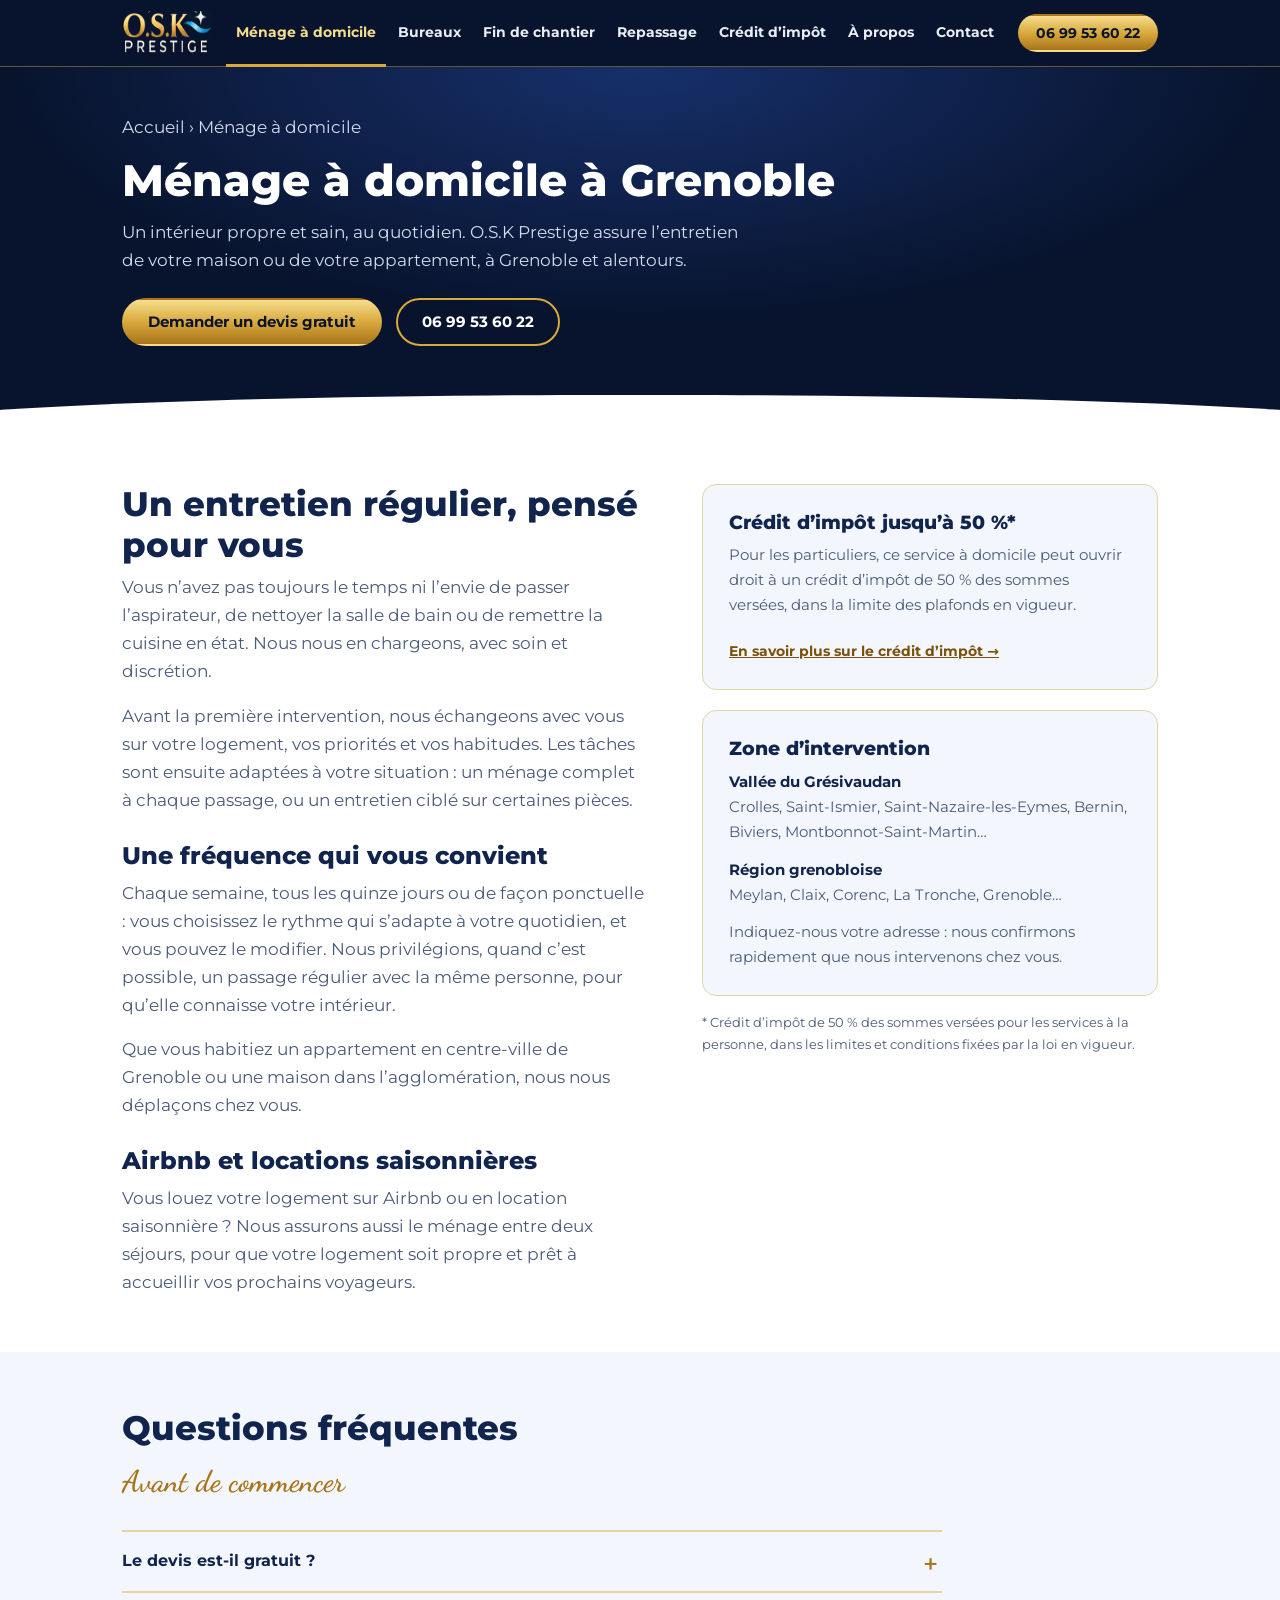
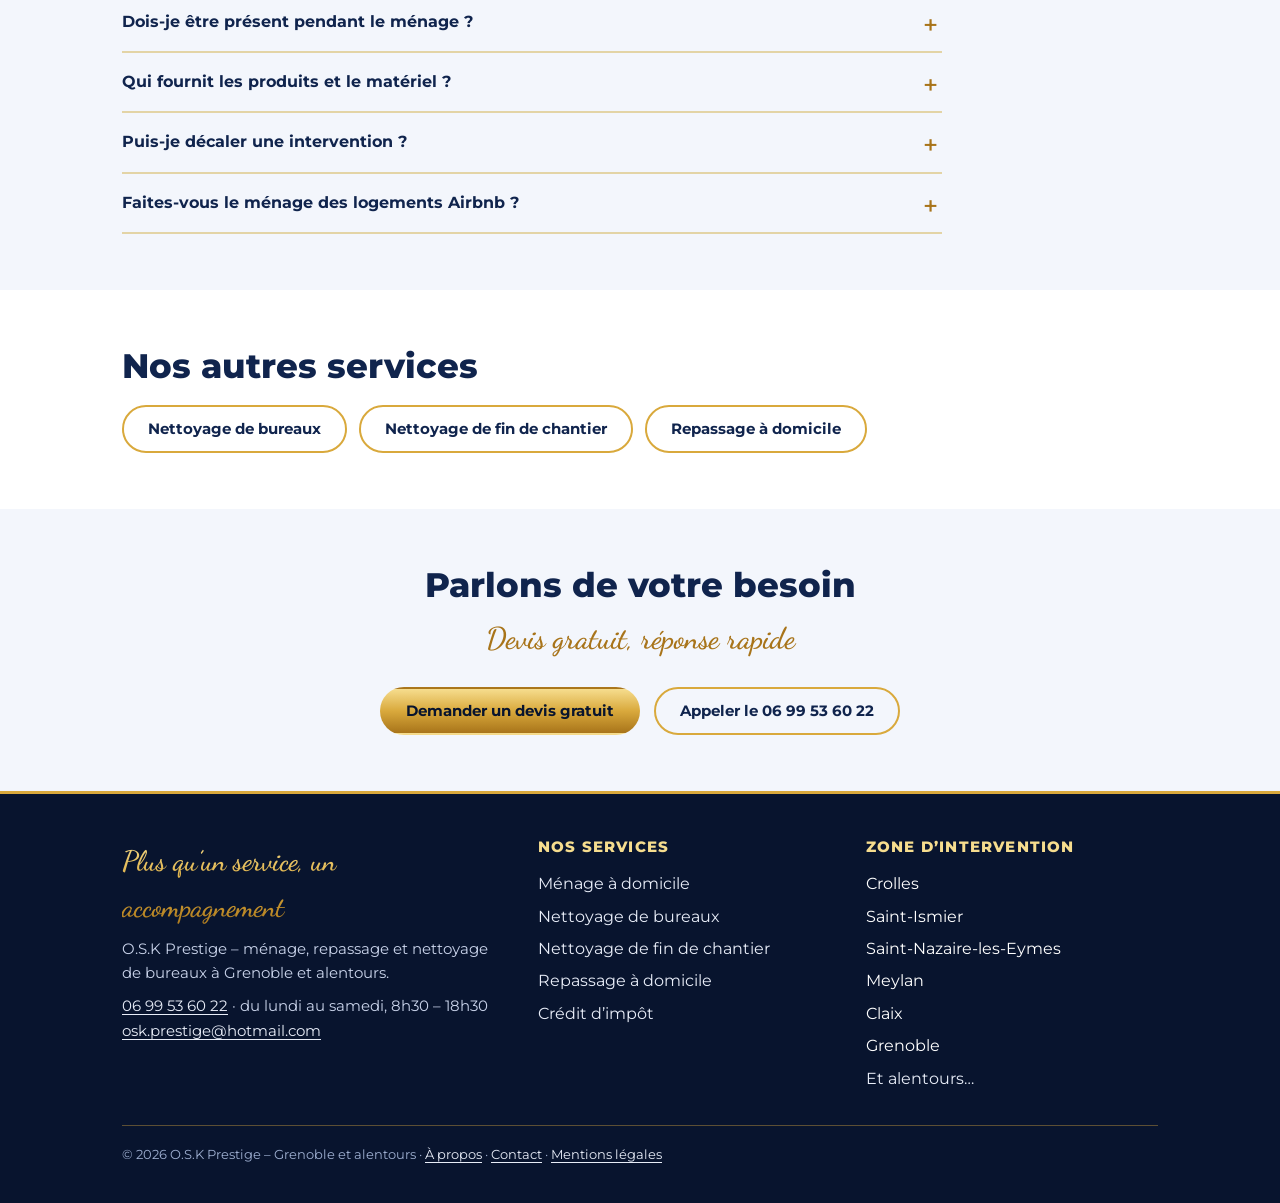
<file: menage-domicile-grenoble.html>
<!DOCTYPE html>
<html lang="fr">
<head>
<meta charset="utf-8">
<meta name="viewport" content="width=device-width, initial-scale=1, viewport-fit=cover">
<title>Ménage à domicile à Grenoble | O.S.K Prestige</title>
<meta name="description" content="Ménage à domicile à Grenoble et alentours : entretien régulier de votre maison ou appartement, à la fréquence de votre choix. Devis gratuit.">
<link rel="canonical" href="https://www.osk-prestige.com/menage-domicile-grenoble.html">
<meta property="og:type" content="website">
<meta property="og:locale" content="fr_FR">
<meta property="og:site_name" content="O.S.K Prestige">
<meta property="og:title" content="Ménage à domicile à Grenoble | O.S.K Prestige">
<meta property="og:description" content="Ménage à domicile à Grenoble et alentours : entretien régulier de votre maison ou appartement, à la fréquence de votre choix. Devis gratuit.">
<meta property="og:url" content="https://www.osk-prestige.com/menage-domicile-grenoble.html">
<meta property="og:image" content="https://www.osk-prestige.com/images/og-image.jpg">
<meta name="twitter:card" content="summary_large_image">
<meta name="theme-color" content="#08142e">
<link rel="icon" href="favicon.svg" type="image/svg+xml">
<link rel="preload" href="fonts/montserrat-500.woff2" as="font" type="font/woff2" crossorigin>
<link rel="stylesheet" href="style.css?v=20261104">
<script>document.documentElement.className+=' js'</script>
</head>
<body>
<a class="skip" href="#contenu">Aller au contenu</a>
<header>
  <div class="wrap">
    <a class="brand" href="index.html" aria-label="O.S.K Prestige, retour à l’accueil"><img src="images/logo-entete.jpg" width="120" height="44" alt="O.S.K Prestige"></a>
    <button class="burger" type="button" aria-label="Ouvrir le menu" aria-expanded="false" aria-controls="menu"><span></span><span></span><span></span></button>
    <nav class="tabs" id="menu" aria-label="Menu principal"><a href="menage-domicile-grenoble.html" aria-current="page">Ménage à domicile</a><a href="nettoyage-bureaux-grenoble.html">Bureaux</a><a href="nettoyage-fin-de-chantier-grenoble.html">Fin de chantier</a><a href="repassage-domicile-grenoble.html">Repassage</a><a href="credit-impot-services-a-la-personne.html">Crédit d’impôt</a><a href="a-propos.html">À propos</a><a href="contact.html">Contact</a></nav>
    <a class="btn fill" href="tel:+33699536022">06 99 53 60 22</a>
  </div>
</header>
<main id="contenu">
<div class="pagehero"><div class="wrap">
<p class="crumbs"><a href="index.html">Accueil</a> › Ménage à domicile</p>
<h1>Ménage à domicile à Grenoble</h1>
<p>Un intérieur propre et sain, au quotidien. O.S.K Prestige assure l’entretien de votre maison ou de votre appartement, à Grenoble et alentours.</p>
<div class="cta"><a class="btn fill" href="contact.html">Demander un devis gratuit</a><a class="btn line" href="tel:+33699536022">06 99 53 60 22</a></div>
</div></div>
<section><div class="wrap split">
<div class="prose"><h2>Un entretien régulier, pensé pour vous</h2>
<p>Vous n’avez pas toujours le temps ni l’envie de passer l’aspirateur, de nettoyer la salle de bain ou de remettre la cuisine en état. Nous nous en chargeons, avec soin et discrétion.</p>
<p>Avant la première intervention, nous échangeons avec vous sur votre logement, vos priorités et vos habitudes. Les tâches sont ensuite adaptées à votre situation : un ménage complet à chaque passage, ou un entretien ciblé sur certaines pièces.</p>
<h2 style="margin-top:28px;font-size:24px">Une fréquence qui vous convient</h2>
<p>Chaque semaine, tous les quinze jours ou de façon ponctuelle : vous choisissez le rythme qui s’adapte à votre quotidien, et vous pouvez le modifier. Nous privilégions, quand c’est possible, un passage régulier avec la même personne, pour qu’elle connaisse votre intérieur.</p>
<p>Que vous habitiez un appartement en centre-ville de Grenoble ou une maison dans l’agglomération, nous nous déplaçons chez vous.</p>
<h2 style="margin-top:28px;font-size:24px">Airbnb et locations saisonnières</h2>
<p>Vous louez votre logement sur Airbnb ou en location saisonnière ? Nous assurons aussi le ménage entre deux séjours, pour que votre logement soit propre et prêt à accueillir vos prochains voyageurs.</p></div>
<div><div class="box"><h3>Crédit d’impôt jusqu’à 50 %*</h3>
<p>Pour les particuliers, ce service à domicile peut ouvrir droit à un crédit d’impôt de 50 % des sommes versées, dans la limite des plafonds en vigueur.</p>
<p><a class="more" href="credit-impot-services-a-la-personne.html">En savoir plus sur le crédit d’impôt →</a></p></div><div class="box" style="margin-top:20px"><h3>Zone d’intervention</h3><p class="zone">Vallée du Grésivaudan</p><p>Crolles, Saint-Ismier, Saint-Nazaire-les-Eymes, Bernin, Biviers, Montbonnot-Saint-Martin…</p><p class="zone">Région grenobloise</p><p>Meylan, Claix, Corenc, La Tronche, Grenoble…</p><p>Indiquez-nous votre adresse : nous confirmons rapidement que nous intervenons chez vous.</p></div><p class="note">* Crédit d’impôt de 50 % des sommes versées pour les services à la personne, dans les limites et conditions fixées par la loi en vigueur.</p></div>
</div></section>
<section class="tint"><div class="wrap"><div style="max-width:820px"><h2>Questions fréquentes</h2><p class="kicker">Avant de commencer</p><div class="faq"><details><summary>Le devis est-il gratuit ?</summary><p>Oui, le devis est gratuit et sans engagement. Il détaille les prestations, la fréquence et le prix.</p></details><details><summary>Dois-je être présent pendant le ménage ?</summary><p>Pas nécessairement. Nous convenons ensemble de la meilleure organisation, par exemple la remise des clés ou l’accès au logement.</p></details><details><summary>Qui fournit les produits et le matériel ?</summary><p>Vous nous indiquez votre préférence lors du devis : nous pouvons apporter nos produits ou utiliser les vôtres.</p></details><details><summary>Puis-je décaler une intervention ?</summary><p>Oui. Prévenez-nous le plus tôt possible par téléphone ou par message, et nous trouvons ensemble une autre date.</p></details><details><summary>Faites-vous le ménage des logements Airbnb ?</summary><p>Oui. Le ménage de votre logement Airbnb ou de location saisonnière peut être assuré entre deux séjours. Contactez-nous avec la fréquence de vos réservations : nous vous proposons un devis adapté.</p></details></div></div></div></section>
<section><div class="wrap"><h2>Nos autres services</h2><div class="others"><a class="btn dark" href="nettoyage-bureaux-grenoble.html">Nettoyage de bureaux</a><a class="btn dark" href="nettoyage-fin-de-chantier-grenoble.html">Nettoyage de fin de chantier</a><a class="btn dark" href="repassage-domicile-grenoble.html">Repassage à domicile</a></div></div></section>
<section class="tint"><div class="wrap" style="text-align:center">
<h2>Parlons de votre besoin</h2>
<p class="kicker">Devis gratuit, réponse rapide</p>
<div class="cta"><a class="btn fill" href="contact.html">Demander un devis gratuit</a><a class="btn dark" href="tel:+33699536022">Appeler le 06 99 53 60 22</a></div>
</div></section>
</main>
<footer>
  <div class="wrap">
    <div class="fgrid">
      <div>
        <span class="script gold">Plus qu’un service, un accompagnement</span>
        <p>O.S.K Prestige – ménage, repassage et nettoyage de bureaux à Grenoble et alentours.</p>
        <p><a href="tel:+33699536022">06 99 53 60 22</a> · du lundi au samedi, 8h30 – 18h30<br><a href="mailto:osk.prestige@hotmail.com">osk.prestige@hotmail.com</a></p>
      </div>
      <div>
        <h2>Nos services</h2>
        <ul>
          <li><a href="menage-domicile-grenoble.html">Ménage à domicile</a></li>
          <li><a href="nettoyage-bureaux-grenoble.html">Nettoyage de bureaux</a></li>
          <li><a href="nettoyage-fin-de-chantier-grenoble.html">Nettoyage de fin de chantier</a></li>
          <li><a href="repassage-domicile-grenoble.html">Repassage à domicile</a></li>
          <li><a href="credit-impot-services-a-la-personne.html">Crédit d’impôt</a></li>
        </ul>
      </div>
      <div>
        <h2>Zone d’intervention</h2>
        <ul><li>Crolles</li><li>Saint-Ismier</li><li>Saint-Nazaire-les-Eymes</li><li>Meylan</li><li>Claix</li><li>Grenoble</li><li><a href="contact.html">Et alentours…</a></li></ul>
      </div>
    </div>
    <p class="copy">© 2026 O.S.K Prestige – Grenoble et alentours · <a href="a-propos.html">À propos</a> · <a href="contact.html">Contact</a> · <a href="mentions-legales.html">Mentions légales</a></p>
  </div>
</footer>
<div class="callbar"><a class="c1" href="tel:+33699536022">Appeler</a><a class="c2" href="contact.html">Devis gratuit</a></div>
<script src="script.js?v=20261104" defer></script>
</body>
</html>
</file>
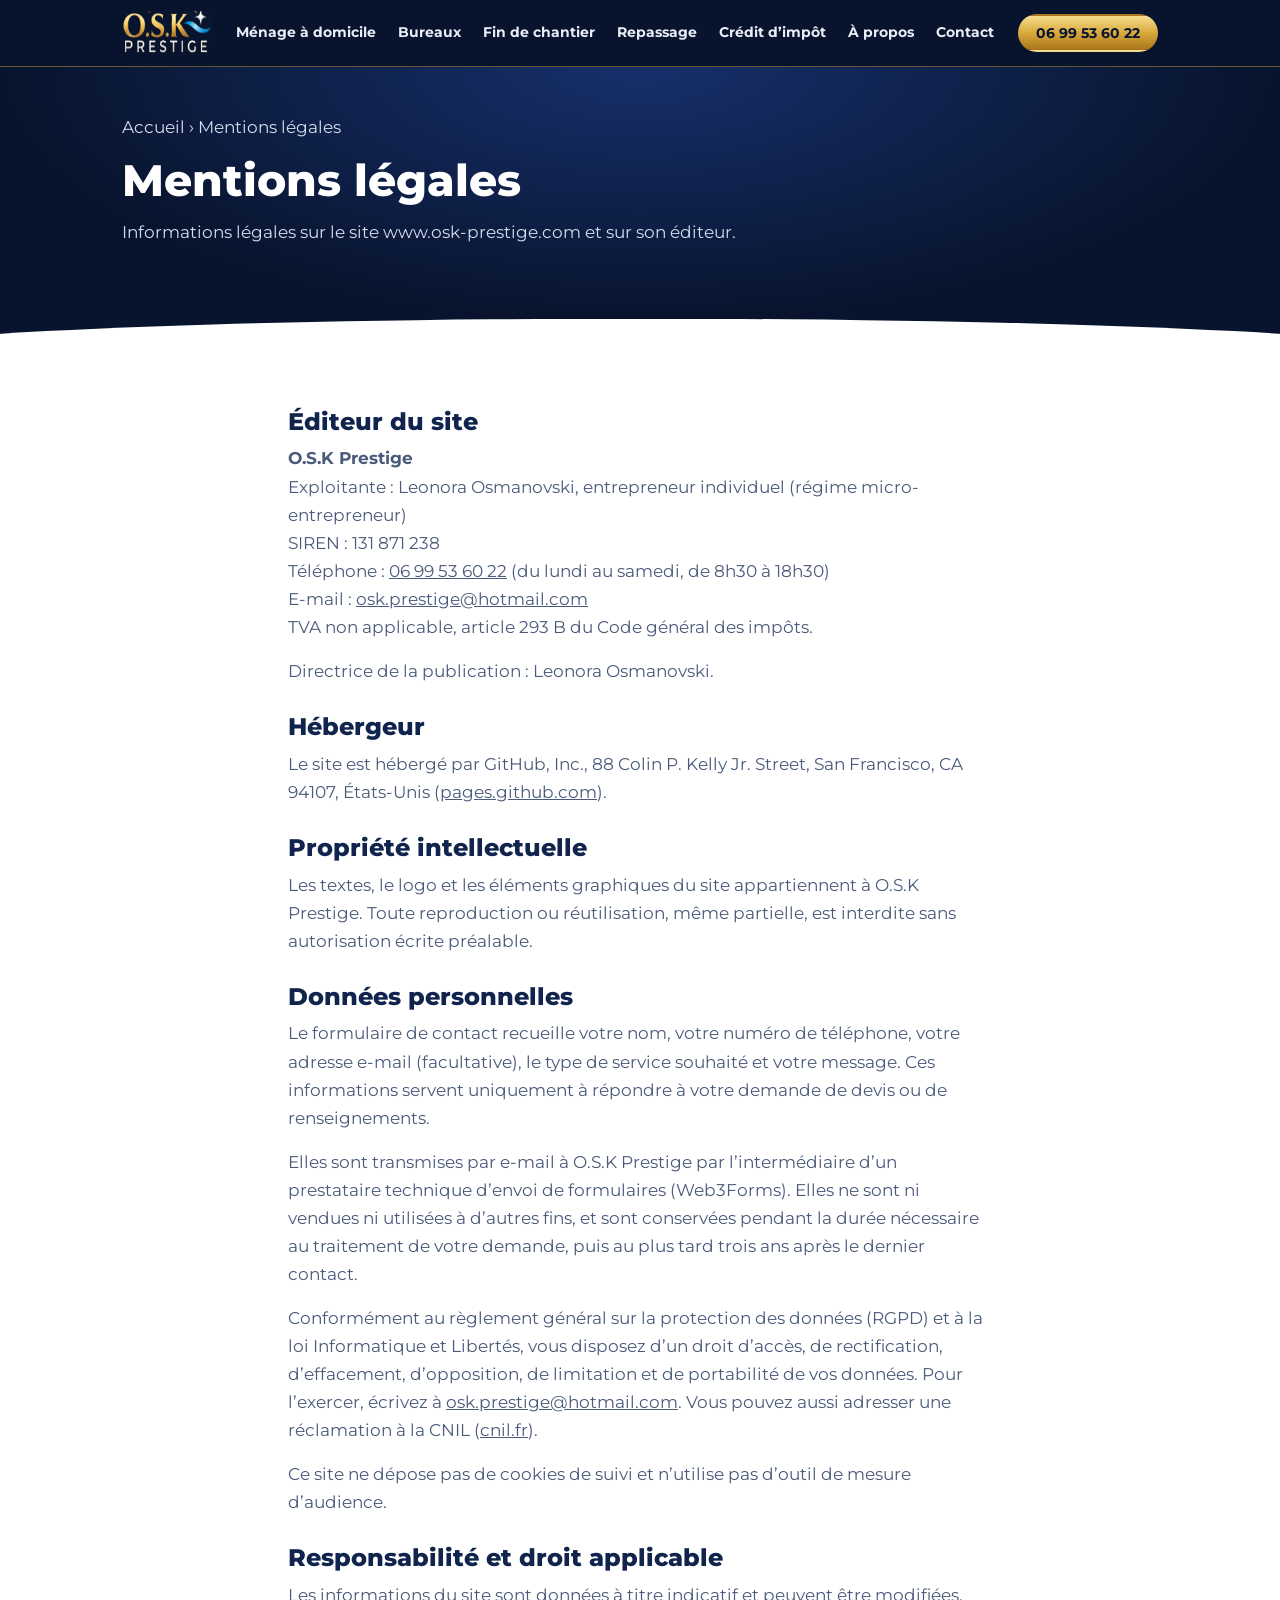
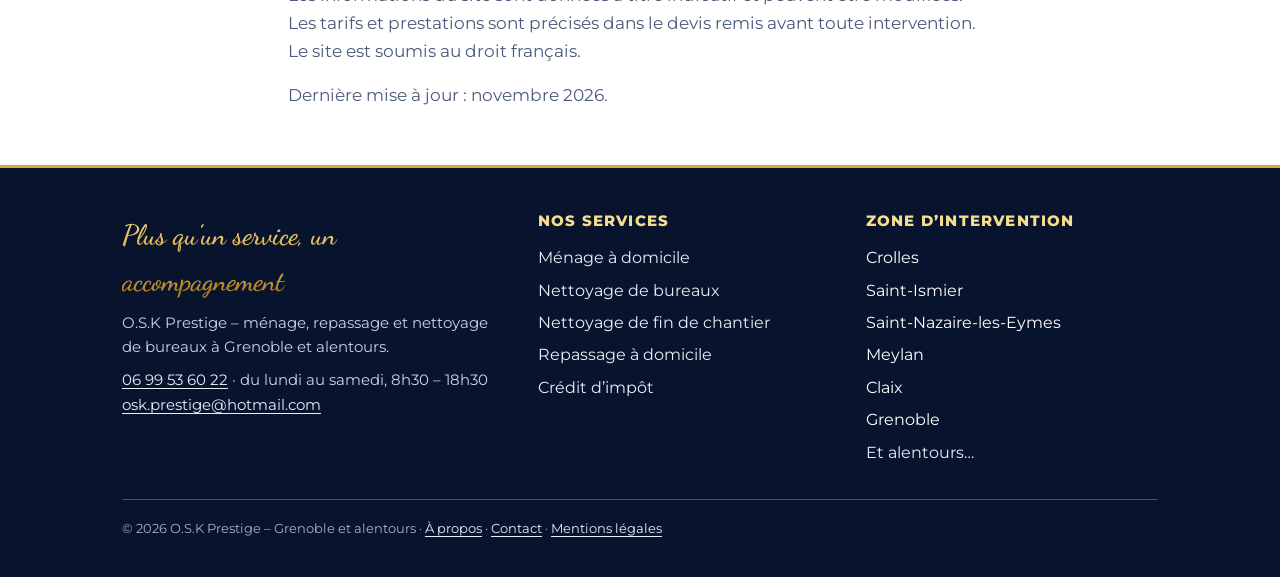
<file: mentions-legales.html>
<!DOCTYPE html>
<html lang="fr">
<head>
<meta charset="utf-8">
<meta name="viewport" content="width=device-width, initial-scale=1, viewport-fit=cover">
<title>Mentions légales | O.S.K Prestige</title>
<meta name="description" content="Mentions légales du site O.S.K Prestige, entreprise de nettoyage à Grenoble.">
<meta name="robots" content="noindex, follow">
<link rel="canonical" href="https://www.osk-prestige.com/mentions-legales.html">
<meta property="og:type" content="website">
<meta property="og:locale" content="fr_FR">
<meta property="og:site_name" content="O.S.K Prestige">
<meta property="og:title" content="Mentions légales | O.S.K Prestige">
<meta property="og:description" content="Mentions légales du site O.S.K Prestige, entreprise de nettoyage à Grenoble.">
<meta property="og:url" content="https://www.osk-prestige.com/mentions-legales.html">
<meta property="og:image" content="https://www.osk-prestige.com/images/og-image.jpg">
<meta name="twitter:card" content="summary_large_image">
<meta name="theme-color" content="#08142e">
<link rel="icon" href="favicon.svg" type="image/svg+xml">
<link rel="preload" href="fonts/montserrat-500.woff2" as="font" type="font/woff2" crossorigin>
<link rel="stylesheet" href="style.css?v=20261104">
<script>document.documentElement.className+=' js'</script>
</head>
<body>
<a class="skip" href="#contenu">Aller au contenu</a>
<header>
  <div class="wrap">
    <a class="brand" href="index.html" aria-label="O.S.K Prestige, retour à l’accueil"><img src="images/logo-entete.jpg" width="120" height="44" alt="O.S.K Prestige"></a>
    <button class="burger" type="button" aria-label="Ouvrir le menu" aria-expanded="false" aria-controls="menu"><span></span><span></span><span></span></button>
    <nav class="tabs" id="menu" aria-label="Menu principal"><a href="menage-domicile-grenoble.html">Ménage à domicile</a><a href="nettoyage-bureaux-grenoble.html">Bureaux</a><a href="nettoyage-fin-de-chantier-grenoble.html">Fin de chantier</a><a href="repassage-domicile-grenoble.html">Repassage</a><a href="credit-impot-services-a-la-personne.html">Crédit d’impôt</a><a href="a-propos.html">À propos</a><a href="contact.html">Contact</a></nav>
    <a class="btn fill" href="tel:+33699536022">06 99 53 60 22</a>
  </div>
</header>
<main id="contenu">
<div class="pagehero"><div class="wrap"><p class="crumbs"><a href="index.html">Accueil</a> › Mentions légales</p><h1>Mentions légales</h1><p>Informations légales sur le site www.osk-prestige.com et sur son éditeur.</p></div></div>
<section><div class="wrap prose">
<h2 style="font-size:24px">Éditeur du site</h2>
<p><b>O.S.K Prestige</b><br>
Exploitante : Leonora Osmanovski, entrepreneur individuel (régime micro-entrepreneur)<br>
SIREN : 131 871 238<br>
<!-- À AJOUTER : ligne « Adresse : … » (siège ou domiciliation) -->
Téléphone : <a href="tel:+33699536022">06 99 53 60 22</a> (du lundi au samedi, de 8h30 à 18h30)<br>
E-mail : <a href="mailto:osk.prestige@hotmail.com">osk.prestige@hotmail.com</a><br>
TVA non applicable, article 293 B du Code général des impôts.</p>
<p>Directrice de la publication : Leonora Osmanovski.</p>
<!-- À AJOUTER quand elle sera reçue : numéro de déclaration « services à la personne » (SAP suivi du SIREN) -->

<h2 style="font-size:24px;margin-top:28px">Hébergeur</h2>
<p>Le site est hébergé par GitHub, Inc., 88 Colin P. Kelly Jr. Street, San Francisco, CA 94107, États-Unis (<a href="https://pages.github.com" rel="noopener">pages.github.com</a>).</p>

<h2 style="font-size:24px;margin-top:28px">Propriété intellectuelle</h2>
<p>Les textes, le logo et les éléments graphiques du site appartiennent à O.S.K Prestige. Toute reproduction ou réutilisation, même partielle, est interdite sans autorisation écrite préalable.</p>

<h2 style="font-size:24px;margin-top:28px">Données personnelles</h2>
<p>Le formulaire de contact recueille votre nom, votre numéro de téléphone, votre adresse e-mail (facultative), le type de service souhaité et votre message. Ces informations servent uniquement à répondre à votre demande de devis ou de renseignements.</p>
<p>Elles sont transmises par e-mail à O.S.K Prestige par l’intermédiaire d’un prestataire technique d’envoi de formulaires (Web3Forms). Elles ne sont ni vendues ni utilisées à d’autres fins, et sont conservées pendant la durée nécessaire au traitement de votre demande, puis au plus tard trois ans après le dernier contact.</p>
<p>Conformément au règlement général sur la protection des données (RGPD) et à la loi Informatique et Libertés, vous disposez d’un droit d’accès, de rectification, d’effacement, d’opposition, de limitation et de portabilité de vos données. Pour l’exercer, écrivez à <a href="mailto:osk.prestige@hotmail.com">osk.prestige@hotmail.com</a>. Vous pouvez aussi adresser une réclamation à la CNIL (<a href="https://www.cnil.fr" rel="noopener">cnil.fr</a>).</p>
<p>Ce site ne dépose pas de cookies de suivi et n’utilise pas d’outil de mesure d’audience.</p>

<!-- À AJOUTER quand le médiateur est choisi : section « Médiation de la consommation »
     (titre h2 + paragraphe : en cas de litige, après réclamation écrite restée sans réponse satisfaisante,
     les particuliers peuvent recourir gratuitement à un médiateur de la consommation, articles L.611-1 et suivants
     du Code de la consommation : nom, adresse et site internet du médiateur). -->

<h2 style="font-size:24px;margin-top:28px">Responsabilité et droit applicable</h2>
<p>Les informations du site sont données à titre indicatif et peuvent être modifiées. Les tarifs et prestations sont précisés dans le devis remis avant toute intervention. Le site est soumis au droit français.</p>
<p class="note">Dernière mise à jour : novembre 2026.</p>
</div></section>
</main>
<footer>
  <div class="wrap">
    <div class="fgrid">
      <div>
        <span class="script gold">Plus qu’un service, un accompagnement</span>
        <p>O.S.K Prestige – ménage, repassage et nettoyage de bureaux à Grenoble et alentours.</p>
        <p><a href="tel:+33699536022">06 99 53 60 22</a> · du lundi au samedi, 8h30 – 18h30<br><a href="mailto:osk.prestige@hotmail.com">osk.prestige@hotmail.com</a></p>
      </div>
      <div>
        <h2>Nos services</h2>
        <ul>
          <li><a href="menage-domicile-grenoble.html">Ménage à domicile</a></li>
          <li><a href="nettoyage-bureaux-grenoble.html">Nettoyage de bureaux</a></li>
          <li><a href="nettoyage-fin-de-chantier-grenoble.html">Nettoyage de fin de chantier</a></li>
          <li><a href="repassage-domicile-grenoble.html">Repassage à domicile</a></li>
          <li><a href="credit-impot-services-a-la-personne.html">Crédit d’impôt</a></li>
        </ul>
      </div>
      <div>
        <h2>Zone d’intervention</h2>
        <ul><li>Crolles</li><li>Saint-Ismier</li><li>Saint-Nazaire-les-Eymes</li><li>Meylan</li><li>Claix</li><li>Grenoble</li><li><a href="contact.html">Et alentours…</a></li></ul>
      </div>
    </div>
    <p class="copy">© 2026 O.S.K Prestige – Grenoble et alentours · <a href="a-propos.html">À propos</a> · <a href="contact.html">Contact</a> · <a href="mentions-legales.html">Mentions légales</a></p>
  </div>
</footer>
<div class="callbar"><a class="c1" href="tel:+33699536022">Appeler</a><a class="c2" href="contact.html">Devis gratuit</a></div>
<script src="script.js?v=20261104" defer></script>
</body>
</html>
</file>
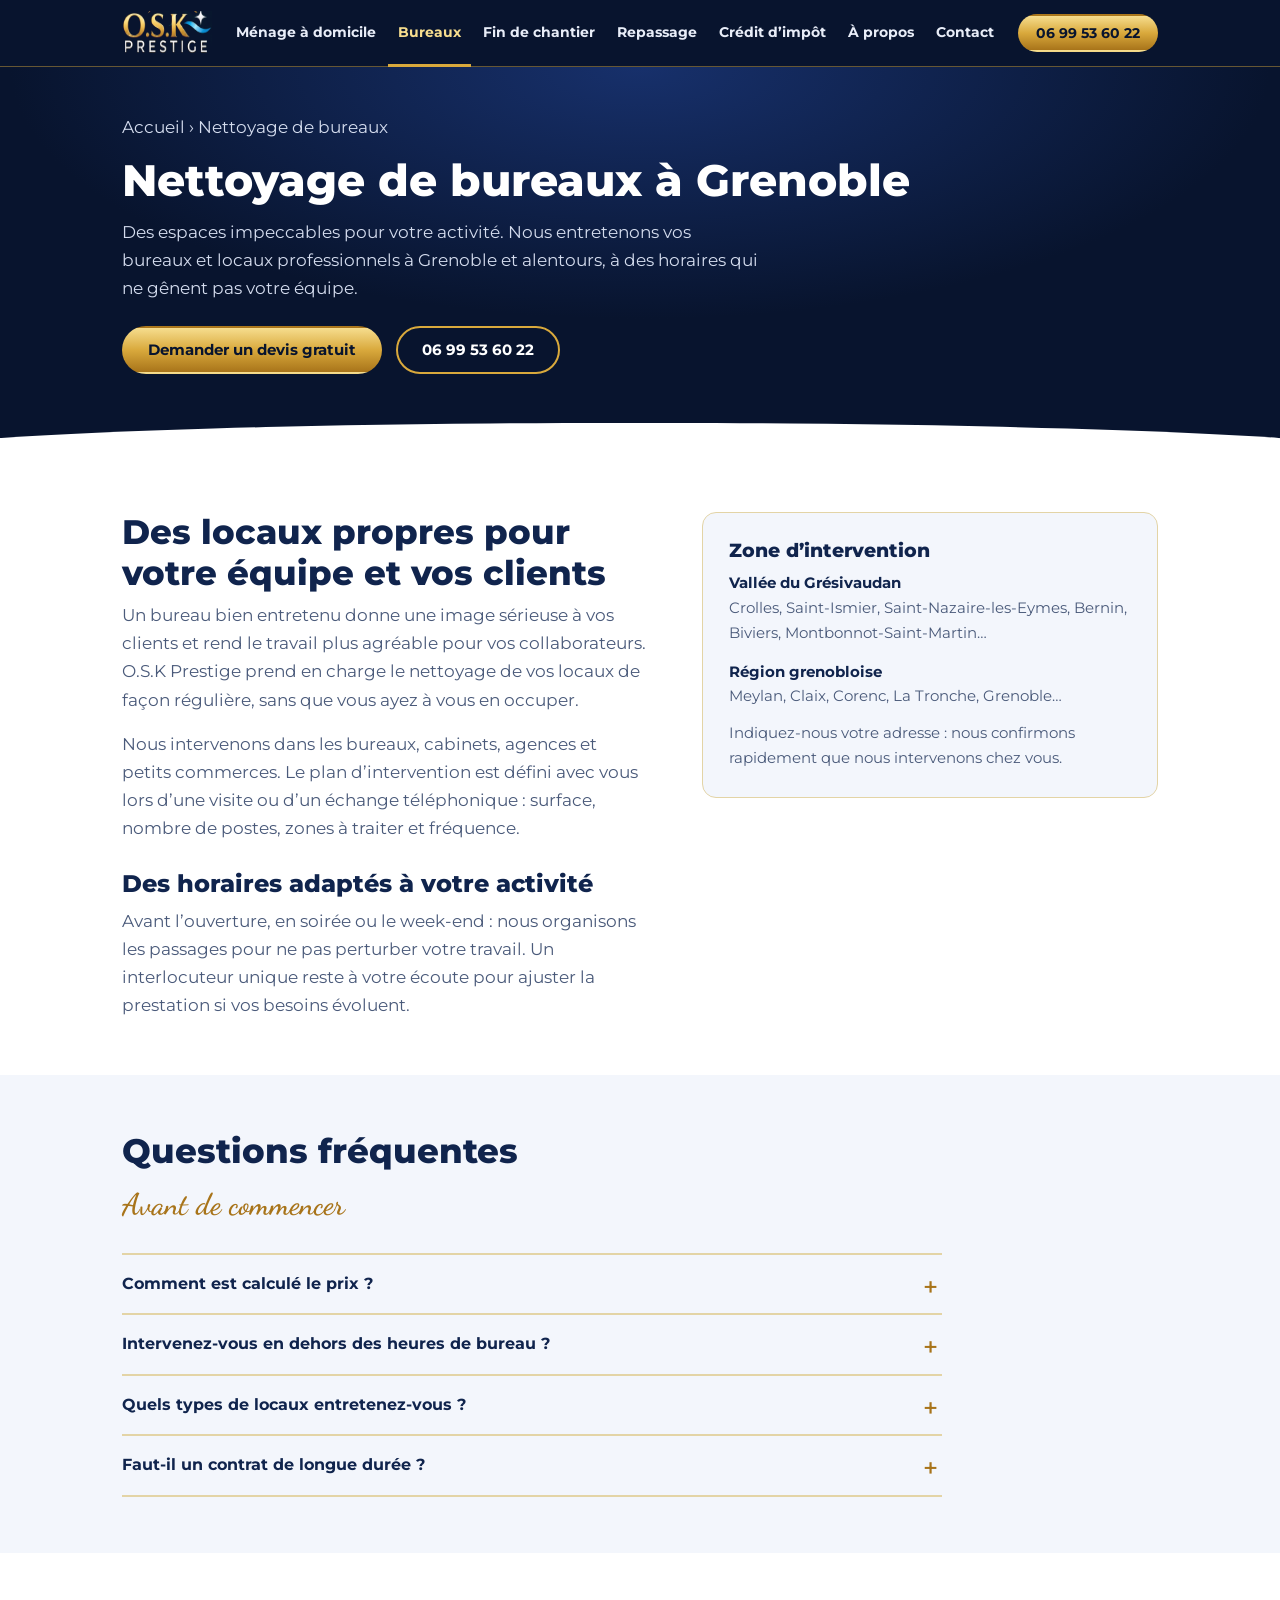
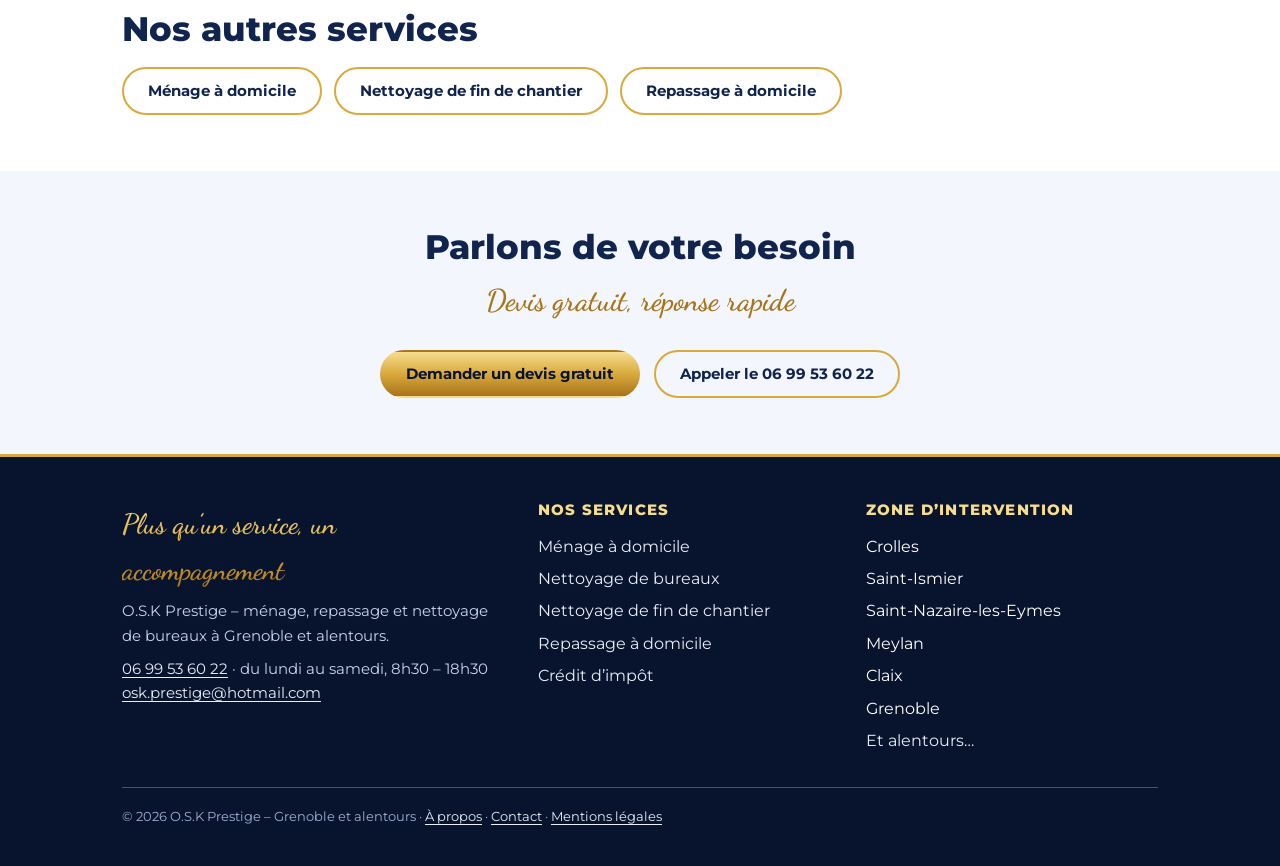
<file: nettoyage-bureaux-grenoble.html>
<!DOCTYPE html>
<html lang="fr">
<head>
<meta charset="utf-8">
<meta name="viewport" content="width=device-width, initial-scale=1, viewport-fit=cover">
<title>Nettoyage de bureaux à Grenoble | O.S.K Prestige</title>
<meta name="description" content="Nettoyage de bureaux et locaux professionnels à Grenoble et alentours : entretien régulier, horaires adaptés à votre activité. Devis gratuit.">
<link rel="canonical" href="https://www.osk-prestige.com/nettoyage-bureaux-grenoble.html">
<meta property="og:type" content="website">
<meta property="og:locale" content="fr_FR">
<meta property="og:site_name" content="O.S.K Prestige">
<meta property="og:title" content="Nettoyage de bureaux à Grenoble | O.S.K Prestige">
<meta property="og:description" content="Nettoyage de bureaux et locaux professionnels à Grenoble et alentours : entretien régulier, horaires adaptés à votre activité. Devis gratuit.">
<meta property="og:url" content="https://www.osk-prestige.com/nettoyage-bureaux-grenoble.html">
<meta property="og:image" content="https://www.osk-prestige.com/images/og-image.jpg">
<meta name="twitter:card" content="summary_large_image">
<meta name="theme-color" content="#08142e">
<link rel="icon" href="favicon.svg" type="image/svg+xml">
<link rel="preload" href="fonts/montserrat-500.woff2" as="font" type="font/woff2" crossorigin>
<link rel="stylesheet" href="style.css?v=20261104">
<script>document.documentElement.className+=' js'</script>
</head>
<body>
<a class="skip" href="#contenu">Aller au contenu</a>
<header>
  <div class="wrap">
    <a class="brand" href="index.html" aria-label="O.S.K Prestige, retour à l’accueil"><img src="images/logo-entete.jpg" width="120" height="44" alt="O.S.K Prestige"></a>
    <button class="burger" type="button" aria-label="Ouvrir le menu" aria-expanded="false" aria-controls="menu"><span></span><span></span><span></span></button>
    <nav class="tabs" id="menu" aria-label="Menu principal"><a href="menage-domicile-grenoble.html">Ménage à domicile</a><a href="nettoyage-bureaux-grenoble.html" aria-current="page">Bureaux</a><a href="nettoyage-fin-de-chantier-grenoble.html">Fin de chantier</a><a href="repassage-domicile-grenoble.html">Repassage</a><a href="credit-impot-services-a-la-personne.html">Crédit d’impôt</a><a href="a-propos.html">À propos</a><a href="contact.html">Contact</a></nav>
    <a class="btn fill" href="tel:+33699536022">06 99 53 60 22</a>
  </div>
</header>
<main id="contenu">
<div class="pagehero"><div class="wrap">
<p class="crumbs"><a href="index.html">Accueil</a> › Nettoyage de bureaux</p>
<h1>Nettoyage de bureaux à Grenoble</h1>
<p>Des espaces impeccables pour votre activité. Nous entretenons vos bureaux et locaux professionnels à Grenoble et alentours, à des horaires qui ne gênent pas votre équipe.</p>
<div class="cta"><a class="btn fill" href="contact.html">Demander un devis gratuit</a><a class="btn line" href="tel:+33699536022">06 99 53 60 22</a></div>
</div></div>
<section><div class="wrap split">
<div class="prose"><h2>Des locaux propres pour votre équipe et vos clients</h2>
<p>Un bureau bien entretenu donne une image sérieuse à vos clients et rend le travail plus agréable pour vos collaborateurs. O.S.K Prestige prend en charge le nettoyage de vos locaux de façon régulière, sans que vous ayez à vous en occuper.</p>
<p>Nous intervenons dans les bureaux, cabinets, agences et petits commerces. Le plan d’intervention est défini avec vous lors d’une visite ou d’un échange téléphonique : surface, nombre de postes, zones à traiter et fréquence.</p>
<h2 style="margin-top:28px;font-size:24px">Des horaires adaptés à votre activité</h2>
<p>Avant l’ouverture, en soirée ou le week-end : nous organisons les passages pour ne pas perturber votre travail. Un interlocuteur unique reste à votre écoute pour ajuster la prestation si vos besoins évoluent.</p></div>
<div><div class="box" style="margin-top:0"><h3>Zone d’intervention</h3><p class="zone">Vallée du Grésivaudan</p><p>Crolles, Saint-Ismier, Saint-Nazaire-les-Eymes, Bernin, Biviers, Montbonnot-Saint-Martin…</p><p class="zone">Région grenobloise</p><p>Meylan, Claix, Corenc, La Tronche, Grenoble…</p><p>Indiquez-nous votre adresse : nous confirmons rapidement que nous intervenons chez vous.</p></div></div>
</div></section>
<section class="tint"><div class="wrap"><div style="max-width:820px"><h2>Questions fréquentes</h2><p class="kicker">Avant de commencer</p><div class="faq"><details><summary>Comment est calculé le prix ?</summary><p>Il dépend de la surface, de la fréquence des passages et des zones à entretenir. Le devis est gratuit et sans engagement.</p></details><details><summary>Intervenez-vous en dehors des heures de bureau ?</summary><p>Oui, nous adaptons les horaires à votre activité : tôt le matin, en soirée ou selon vos contraintes.</p></details><details><summary>Quels types de locaux entretenez-vous ?</summary><p>Bureaux, cabinets, agences et petits locaux professionnels. Parlez-nous de votre situation, nous vous proposons une solution adaptée.</p></details><details><summary>Faut-il un contrat de longue durée ?</summary><p>Nous définissons avec vous le cadre qui vous convient. Contactez-nous pour en discuter.</p></details></div></div></div></section>
<section><div class="wrap"><h2>Nos autres services</h2><div class="others"><a class="btn dark" href="menage-domicile-grenoble.html">Ménage à domicile</a><a class="btn dark" href="nettoyage-fin-de-chantier-grenoble.html">Nettoyage de fin de chantier</a><a class="btn dark" href="repassage-domicile-grenoble.html">Repassage à domicile</a></div></div></section>
<section class="tint"><div class="wrap" style="text-align:center">
<h2>Parlons de votre besoin</h2>
<p class="kicker">Devis gratuit, réponse rapide</p>
<div class="cta"><a class="btn fill" href="contact.html">Demander un devis gratuit</a><a class="btn dark" href="tel:+33699536022">Appeler le 06 99 53 60 22</a></div>
</div></section>
</main>
<footer>
  <div class="wrap">
    <div class="fgrid">
      <div>
        <span class="script gold">Plus qu’un service, un accompagnement</span>
        <p>O.S.K Prestige – ménage, repassage et nettoyage de bureaux à Grenoble et alentours.</p>
        <p><a href="tel:+33699536022">06 99 53 60 22</a> · du lundi au samedi, 8h30 – 18h30<br><a href="mailto:osk.prestige@hotmail.com">osk.prestige@hotmail.com</a></p>
      </div>
      <div>
        <h2>Nos services</h2>
        <ul>
          <li><a href="menage-domicile-grenoble.html">Ménage à domicile</a></li>
          <li><a href="nettoyage-bureaux-grenoble.html">Nettoyage de bureaux</a></li>
          <li><a href="nettoyage-fin-de-chantier-grenoble.html">Nettoyage de fin de chantier</a></li>
          <li><a href="repassage-domicile-grenoble.html">Repassage à domicile</a></li>
          <li><a href="credit-impot-services-a-la-personne.html">Crédit d’impôt</a></li>
        </ul>
      </div>
      <div>
        <h2>Zone d’intervention</h2>
        <ul><li>Crolles</li><li>Saint-Ismier</li><li>Saint-Nazaire-les-Eymes</li><li>Meylan</li><li>Claix</li><li>Grenoble</li><li><a href="contact.html">Et alentours…</a></li></ul>
      </div>
    </div>
    <p class="copy">© 2026 O.S.K Prestige – Grenoble et alentours · <a href="a-propos.html">À propos</a> · <a href="contact.html">Contact</a> · <a href="mentions-legales.html">Mentions légales</a></p>
  </div>
</footer>
<div class="callbar"><a class="c1" href="tel:+33699536022">Appeler</a><a class="c2" href="contact.html">Devis gratuit</a></div>
<script src="script.js?v=20261104" defer></script>
</body>
</html>
</file>
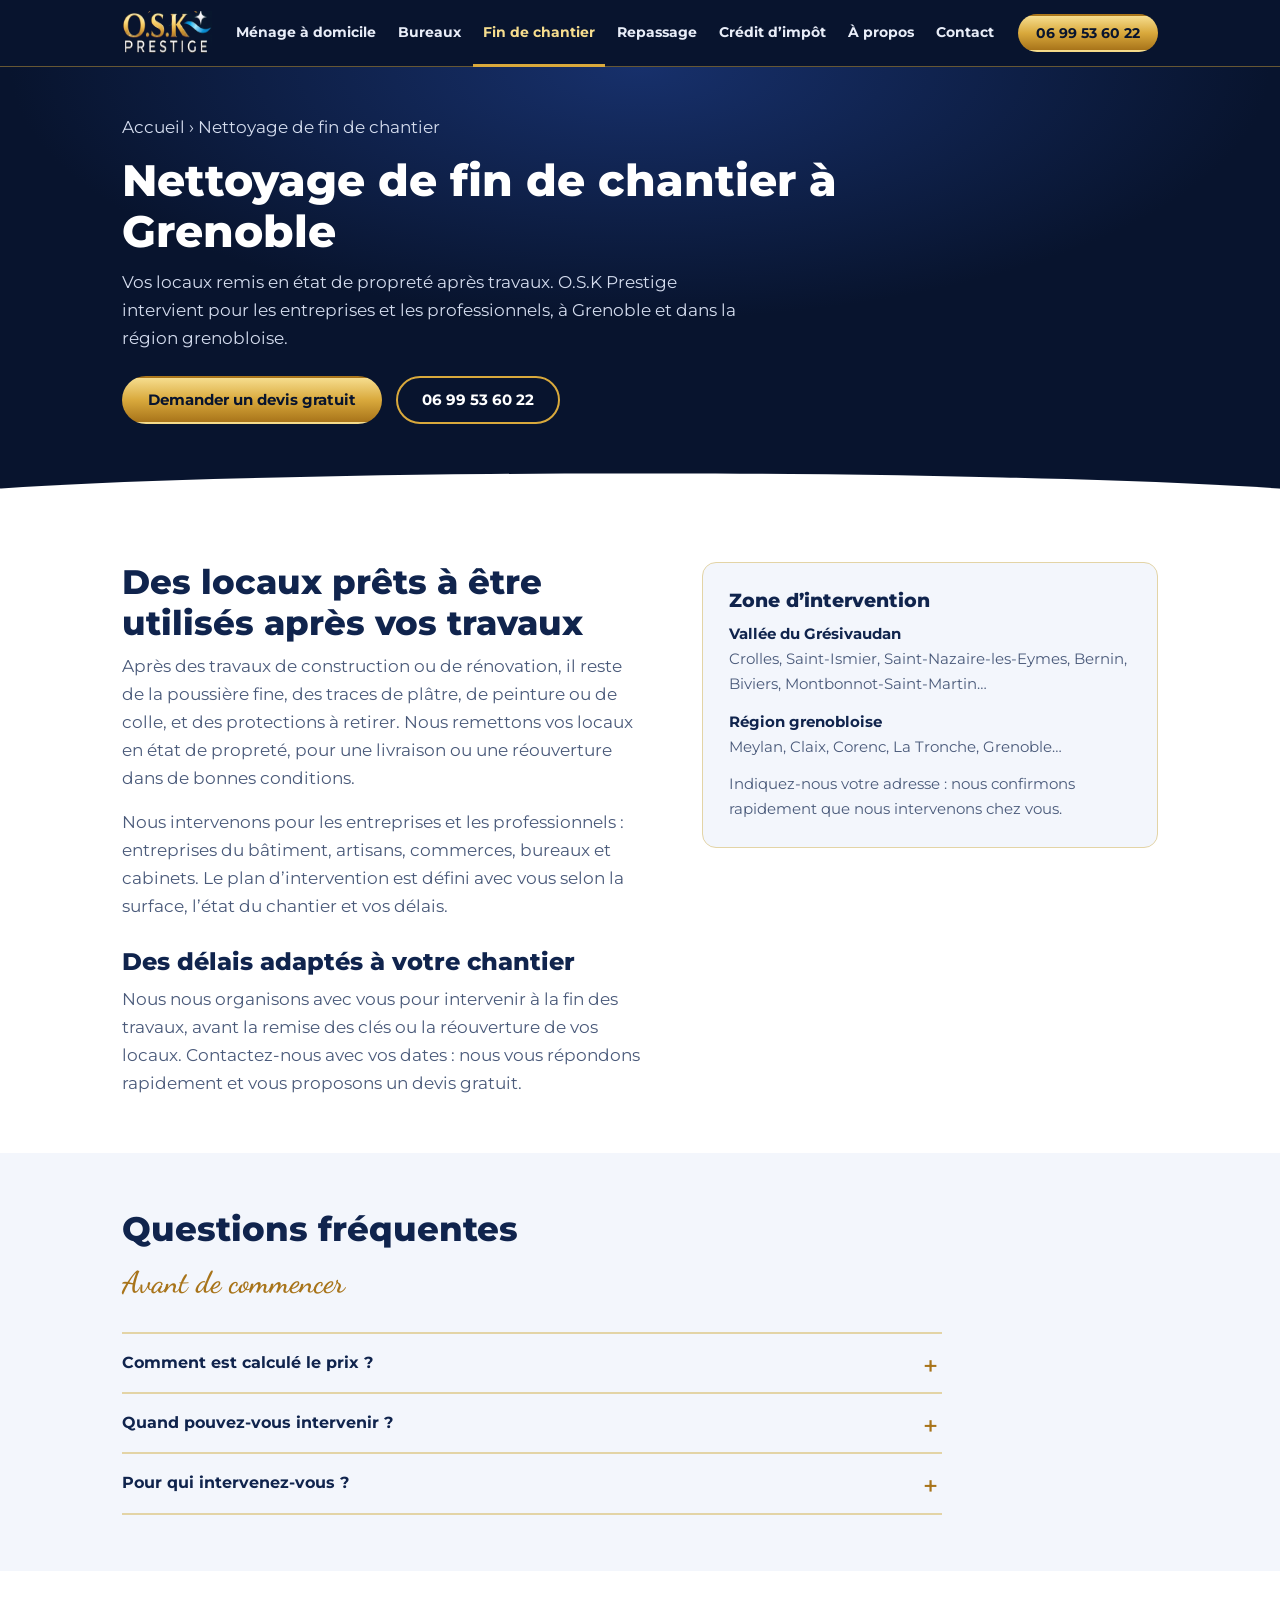
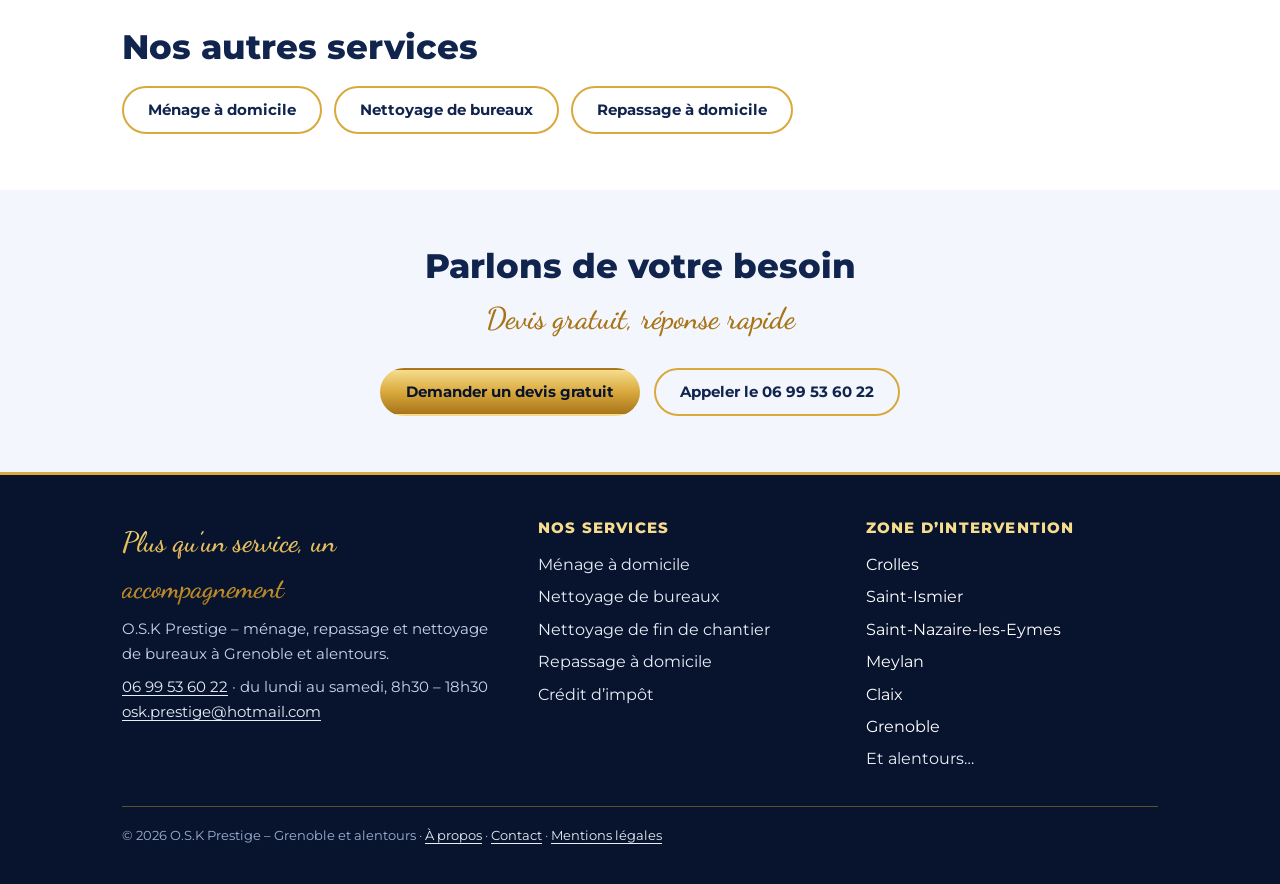
<file: nettoyage-fin-de-chantier-grenoble.html>
<!DOCTYPE html>
<html lang="fr">
<head>
<meta charset="utf-8">
<meta name="viewport" content="width=device-width, initial-scale=1, viewport-fit=cover">
<title>Nettoyage de fin de chantier à Grenoble | O.S.K Prestige</title>
<meta name="description" content="Nettoyage de fin de chantier à Grenoble et alentours pour les entreprises et les professionnels : remise en état de propreté après travaux. Devis gratuit.">
<link rel="canonical" href="https://www.osk-prestige.com/nettoyage-fin-de-chantier-grenoble.html">
<meta property="og:type" content="website">
<meta property="og:locale" content="fr_FR">
<meta property="og:site_name" content="O.S.K Prestige">
<meta property="og:title" content="Nettoyage de fin de chantier à Grenoble | O.S.K Prestige">
<meta property="og:description" content="Nettoyage de fin de chantier à Grenoble et alentours pour les entreprises et les professionnels : remise en état de propreté après travaux. Devis gratuit.">
<meta property="og:url" content="https://www.osk-prestige.com/nettoyage-fin-de-chantier-grenoble.html">
<meta property="og:image" content="https://www.osk-prestige.com/images/og-image.jpg">
<meta name="twitter:card" content="summary_large_image">
<meta name="theme-color" content="#08142e">
<link rel="icon" href="favicon.svg" type="image/svg+xml">
<link rel="preload" href="fonts/montserrat-500.woff2" as="font" type="font/woff2" crossorigin>
<link rel="stylesheet" href="style.css?v=20261104">
<script>document.documentElement.className+=' js'</script>
</head>
<body>
<a class="skip" href="#contenu">Aller au contenu</a>
<header>
  <div class="wrap">
    <a class="brand" href="index.html" aria-label="O.S.K Prestige, retour à l’accueil"><img src="images/logo-entete.jpg" width="120" height="44" alt="O.S.K Prestige"></a>
    <button class="burger" type="button" aria-label="Ouvrir le menu" aria-expanded="false" aria-controls="menu"><span></span><span></span><span></span></button>
    <nav class="tabs" id="menu" aria-label="Menu principal"><a href="menage-domicile-grenoble.html">Ménage à domicile</a><a href="nettoyage-bureaux-grenoble.html">Bureaux</a><a href="nettoyage-fin-de-chantier-grenoble.html" aria-current="page">Fin de chantier</a><a href="repassage-domicile-grenoble.html">Repassage</a><a href="credit-impot-services-a-la-personne.html">Crédit d’impôt</a><a href="a-propos.html">À propos</a><a href="contact.html">Contact</a></nav>
    <a class="btn fill" href="tel:+33699536022">06 99 53 60 22</a>
  </div>
</header>
<main id="contenu">
<div class="pagehero"><div class="wrap">
<p class="crumbs"><a href="index.html">Accueil</a> › Nettoyage de fin de chantier</p>
<h1>Nettoyage de fin de chantier à Grenoble</h1>
<p>Vos locaux remis en état de propreté après travaux. O.S.K Prestige intervient pour les entreprises et les professionnels, à Grenoble et dans la région grenobloise.</p>
<div class="cta"><a class="btn fill" href="contact.html">Demander un devis gratuit</a><a class="btn line" href="tel:+33699536022">06 99 53 60 22</a></div>
</div></div>
<section><div class="wrap split">
<div class="prose"><h2>Des locaux prêts à être utilisés après vos travaux</h2>
<p>Après des travaux de construction ou de rénovation, il reste de la poussière fine, des traces de plâtre, de peinture ou de colle, et des protections à retirer. Nous remettons vos locaux en état de propreté, pour une livraison ou une réouverture dans de bonnes conditions.</p>
<p>Nous intervenons pour les entreprises et les professionnels : entreprises du bâtiment, artisans, commerces, bureaux et cabinets. Le plan d’intervention est défini avec vous selon la surface, l’état du chantier et vos délais.</p>
<h2 style="margin-top:28px;font-size:24px">Des délais adaptés à votre chantier</h2>
<p>Nous nous organisons avec vous pour intervenir à la fin des travaux, avant la remise des clés ou la réouverture de vos locaux. Contactez-nous avec vos dates : nous vous répondons rapidement et vous proposons un devis gratuit.</p></div>
<div><div class="box" style="margin-top:0"><h3>Zone d’intervention</h3><p class="zone">Vallée du Grésivaudan</p><p>Crolles, Saint-Ismier, Saint-Nazaire-les-Eymes, Bernin, Biviers, Montbonnot-Saint-Martin…</p><p class="zone">Région grenobloise</p><p>Meylan, Claix, Corenc, La Tronche, Grenoble…</p><p>Indiquez-nous votre adresse : nous confirmons rapidement que nous intervenons chez vous.</p></div></div>
</div></section>
<section class="tint"><div class="wrap"><div style="max-width:820px"><h2>Questions fréquentes</h2><p class="kicker">Avant de commencer</p><div class="faq"><details><summary>Comment est calculé le prix ?</summary><p>Il dépend de la surface, de l’état du chantier et du type de travaux réalisés. Le devis est gratuit et sans engagement.</p></details><details><summary>Quand pouvez-vous intervenir ?</summary><p>À la fin de vos travaux, avant la livraison ou la réouverture des locaux. Contactez-nous avec vos dates : nous nous organisons avec vous.</p></details><details><summary>Pour qui intervenez-vous ?</summary><p>Pour les entreprises et les professionnels. Décrivez-nous votre chantier : nous vous indiquons rapidement si nous pouvons intervenir.</p></details></div></div></div></section>
<section><div class="wrap"><h2>Nos autres services</h2><div class="others"><a class="btn dark" href="menage-domicile-grenoble.html">Ménage à domicile</a><a class="btn dark" href="nettoyage-bureaux-grenoble.html">Nettoyage de bureaux</a><a class="btn dark" href="repassage-domicile-grenoble.html">Repassage à domicile</a></div></div></section>
<section class="tint"><div class="wrap" style="text-align:center">
<h2>Parlons de votre besoin</h2>
<p class="kicker">Devis gratuit, réponse rapide</p>
<div class="cta"><a class="btn fill" href="contact.html">Demander un devis gratuit</a><a class="btn dark" href="tel:+33699536022">Appeler le 06 99 53 60 22</a></div>
</div></section>
</main>
<footer>
  <div class="wrap">
    <div class="fgrid">
      <div>
        <span class="script gold">Plus qu’un service, un accompagnement</span>
        <p>O.S.K Prestige – ménage, repassage et nettoyage de bureaux à Grenoble et alentours.</p>
        <p><a href="tel:+33699536022">06 99 53 60 22</a> · du lundi au samedi, 8h30 – 18h30<br><a href="mailto:osk.prestige@hotmail.com">osk.prestige@hotmail.com</a></p>
      </div>
      <div>
        <h2>Nos services</h2>
        <ul>
          <li><a href="menage-domicile-grenoble.html">Ménage à domicile</a></li>
          <li><a href="nettoyage-bureaux-grenoble.html">Nettoyage de bureaux</a></li>
          <li><a href="nettoyage-fin-de-chantier-grenoble.html">Nettoyage de fin de chantier</a></li>
          <li><a href="repassage-domicile-grenoble.html">Repassage à domicile</a></li>
          <li><a href="credit-impot-services-a-la-personne.html">Crédit d’impôt</a></li>
        </ul>
      </div>
      <div>
        <h2>Zone d’intervention</h2>
        <ul><li>Crolles</li><li>Saint-Ismier</li><li>Saint-Nazaire-les-Eymes</li><li>Meylan</li><li>Claix</li><li>Grenoble</li><li><a href="contact.html">Et alentours…</a></li></ul>
      </div>
    </div>
    <p class="copy">© 2026 O.S.K Prestige – Grenoble et alentours · <a href="a-propos.html">À propos</a> · <a href="contact.html">Contact</a> · <a href="mentions-legales.html">Mentions légales</a></p>
  </div>
</footer>
<div class="callbar"><a class="c1" href="tel:+33699536022">Appeler</a><a class="c2" href="contact.html">Devis gratuit</a></div>
<script src="script.js?v=20261104" defer></script>
</body>
</html>
</file>
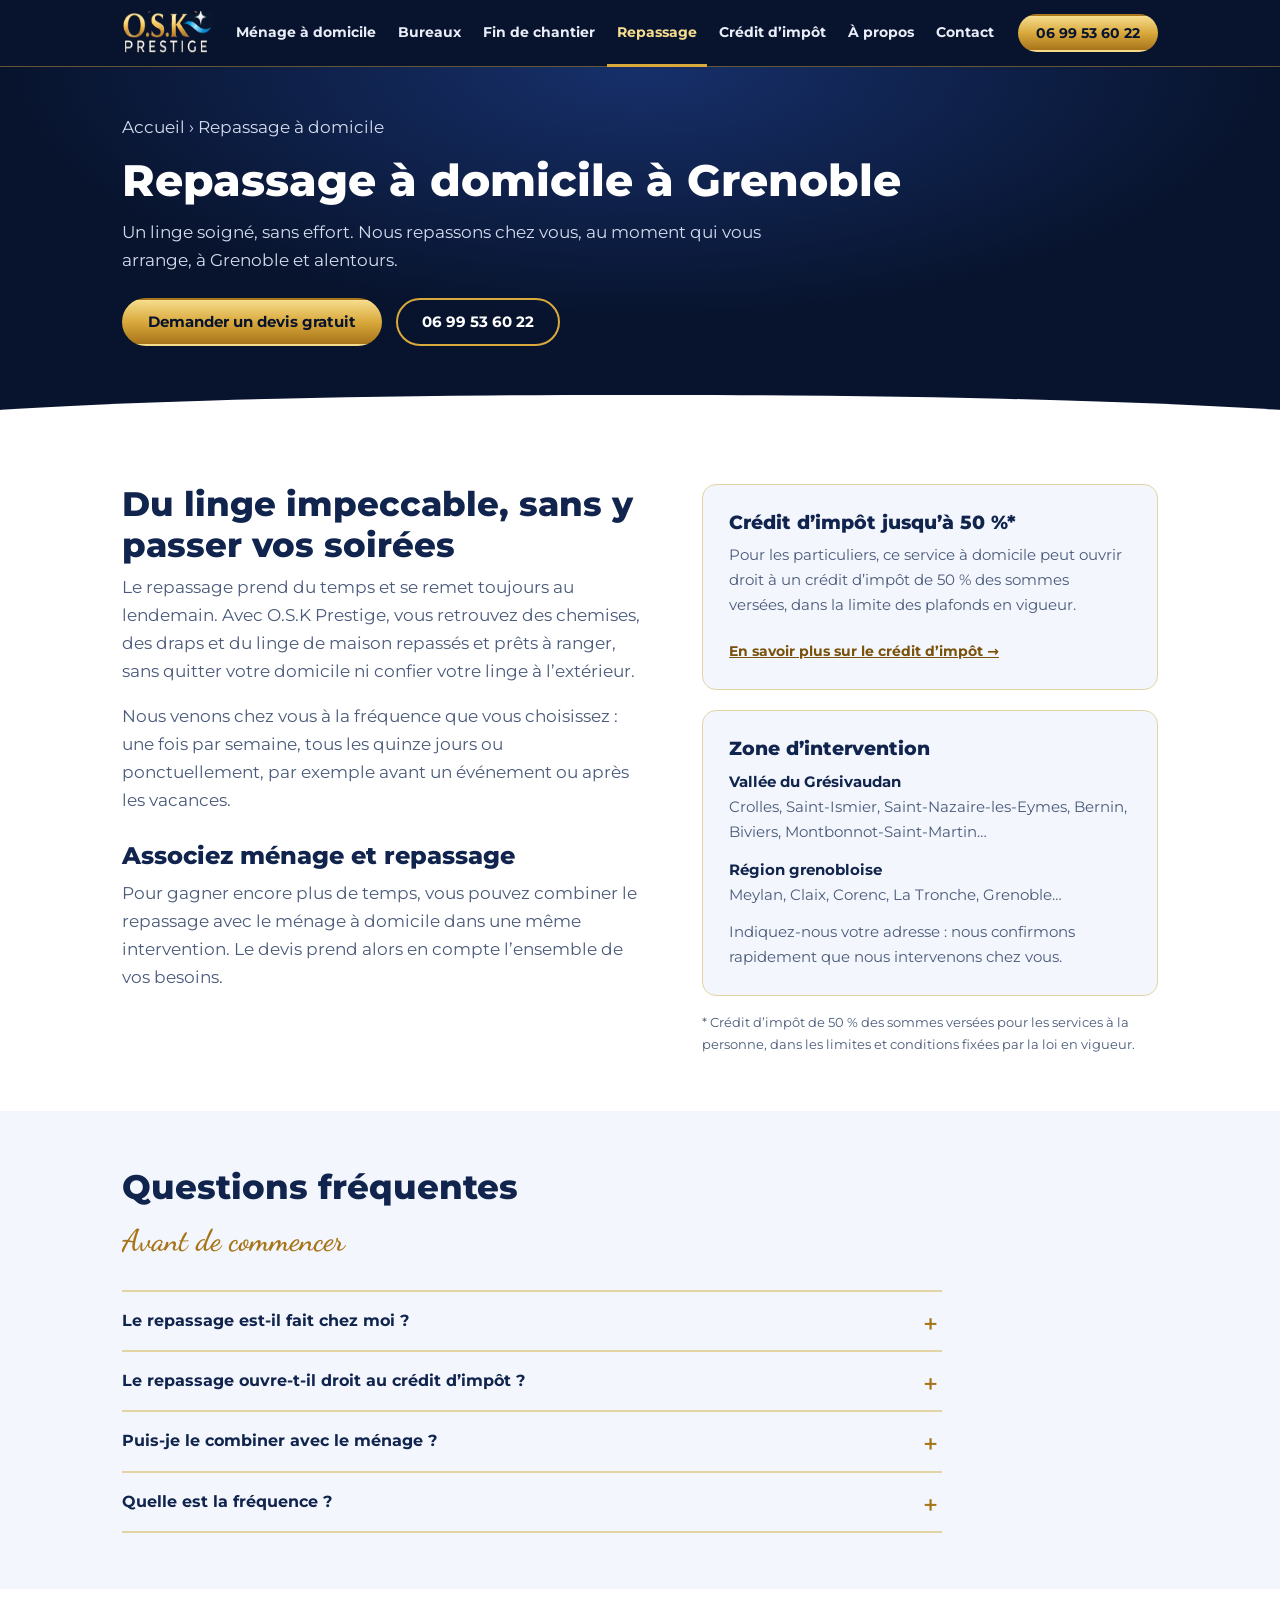
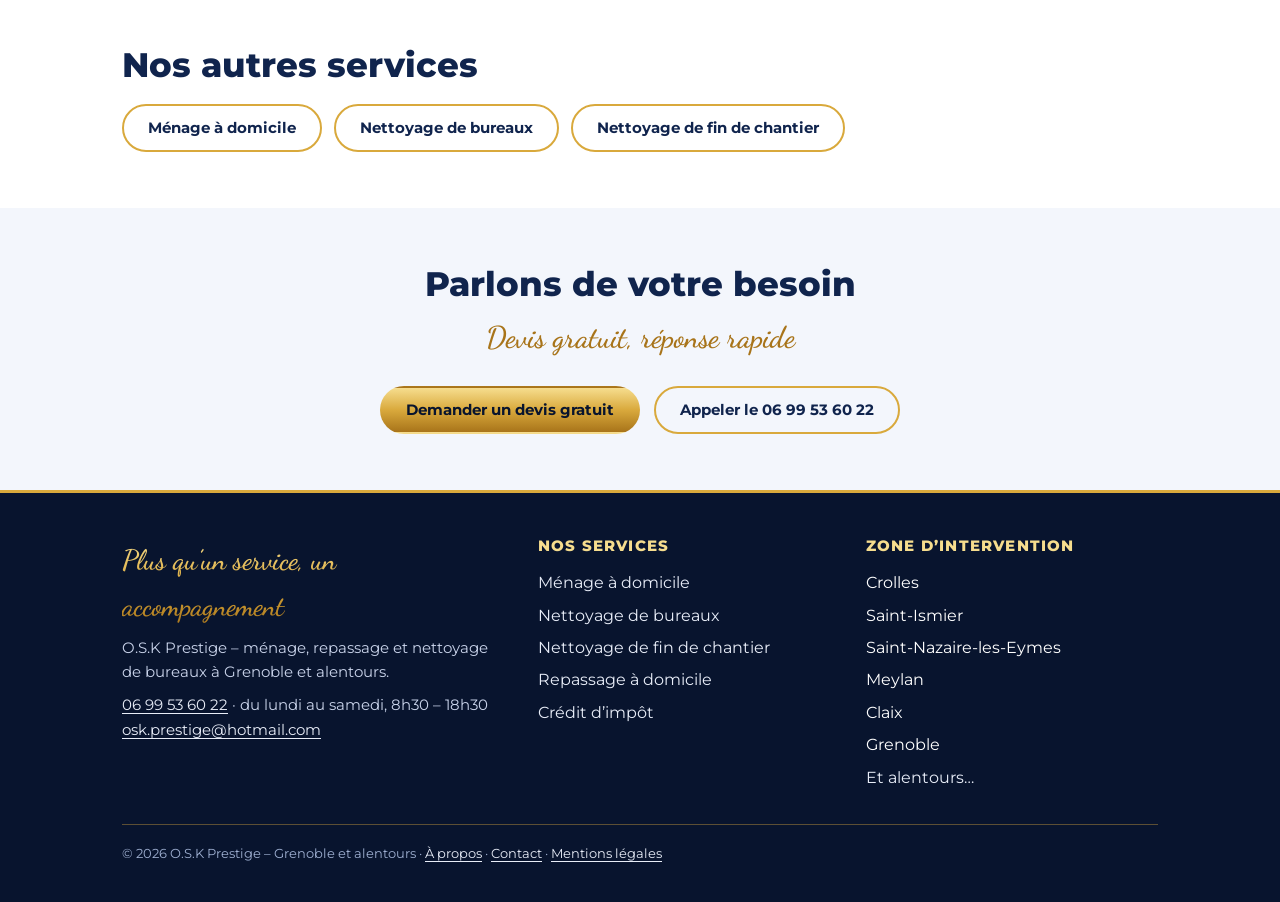
<file: repassage-domicile-grenoble.html>
<!DOCTYPE html>
<html lang="fr">
<head>
<meta charset="utf-8">
<meta name="viewport" content="width=device-width, initial-scale=1, viewport-fit=cover">
<title>Repassage à domicile à Grenoble | O.S.K Prestige</title>
<meta name="description" content="Repassage à domicile à Grenoble et alentours : chemises, draps, linge de maison, repassés chez vous. Crédit d’impôt jusqu’à 50 %. Devis gratuit.">
<link rel="canonical" href="https://www.osk-prestige.com/repassage-domicile-grenoble.html">
<meta property="og:type" content="website">
<meta property="og:locale" content="fr_FR">
<meta property="og:site_name" content="O.S.K Prestige">
<meta property="og:title" content="Repassage à domicile à Grenoble | O.S.K Prestige">
<meta property="og:description" content="Repassage à domicile à Grenoble et alentours : chemises, draps, linge de maison, repassés chez vous. Crédit d’impôt jusqu’à 50 %. Devis gratuit.">
<meta property="og:url" content="https://www.osk-prestige.com/repassage-domicile-grenoble.html">
<meta property="og:image" content="https://www.osk-prestige.com/images/og-image.jpg">
<meta name="twitter:card" content="summary_large_image">
<meta name="theme-color" content="#08142e">
<link rel="icon" href="favicon.svg" type="image/svg+xml">
<link rel="preload" href="fonts/montserrat-500.woff2" as="font" type="font/woff2" crossorigin>
<link rel="stylesheet" href="style.css?v=20261104">
<script>document.documentElement.className+=' js'</script>
</head>
<body>
<a class="skip" href="#contenu">Aller au contenu</a>
<header>
  <div class="wrap">
    <a class="brand" href="index.html" aria-label="O.S.K Prestige, retour à l’accueil"><img src="images/logo-entete.jpg" width="120" height="44" alt="O.S.K Prestige"></a>
    <button class="burger" type="button" aria-label="Ouvrir le menu" aria-expanded="false" aria-controls="menu"><span></span><span></span><span></span></button>
    <nav class="tabs" id="menu" aria-label="Menu principal"><a href="menage-domicile-grenoble.html">Ménage à domicile</a><a href="nettoyage-bureaux-grenoble.html">Bureaux</a><a href="nettoyage-fin-de-chantier-grenoble.html">Fin de chantier</a><a href="repassage-domicile-grenoble.html" aria-current="page">Repassage</a><a href="credit-impot-services-a-la-personne.html">Crédit d’impôt</a><a href="a-propos.html">À propos</a><a href="contact.html">Contact</a></nav>
    <a class="btn fill" href="tel:+33699536022">06 99 53 60 22</a>
  </div>
</header>
<main id="contenu">
<div class="pagehero"><div class="wrap">
<p class="crumbs"><a href="index.html">Accueil</a> › Repassage à domicile</p>
<h1>Repassage à domicile à Grenoble</h1>
<p>Un linge soigné, sans effort. Nous repassons chez vous, au moment qui vous arrange, à Grenoble et alentours.</p>
<div class="cta"><a class="btn fill" href="contact.html">Demander un devis gratuit</a><a class="btn line" href="tel:+33699536022">06 99 53 60 22</a></div>
</div></div>
<section><div class="wrap split">
<div class="prose"><h2>Du linge impeccable, sans y passer vos soirées</h2>
<p>Le repassage prend du temps et se remet toujours au lendemain. Avec O.S.K Prestige, vous retrouvez des chemises, des draps et du linge de maison repassés et prêts à ranger, sans quitter votre domicile ni confier votre linge à l’extérieur.</p>
<p>Nous venons chez vous à la fréquence que vous choisissez : une fois par semaine, tous les quinze jours ou ponctuellement, par exemple avant un événement ou après les vacances.</p>
<h2 style="margin-top:28px;font-size:24px">Associez ménage et repassage</h2>
<p>Pour gagner encore plus de temps, vous pouvez combiner le repassage avec le ménage à domicile dans une même intervention. Le devis prend alors en compte l’ensemble de vos besoins.</p></div>
<div><div class="box"><h3>Crédit d’impôt jusqu’à 50 %*</h3>
<p>Pour les particuliers, ce service à domicile peut ouvrir droit à un crédit d’impôt de 50 % des sommes versées, dans la limite des plafonds en vigueur.</p>
<p><a class="more" href="credit-impot-services-a-la-personne.html">En savoir plus sur le crédit d’impôt →</a></p></div><div class="box" style="margin-top:20px"><h3>Zone d’intervention</h3><p class="zone">Vallée du Grésivaudan</p><p>Crolles, Saint-Ismier, Saint-Nazaire-les-Eymes, Bernin, Biviers, Montbonnot-Saint-Martin…</p><p class="zone">Région grenobloise</p><p>Meylan, Claix, Corenc, La Tronche, Grenoble…</p><p>Indiquez-nous votre adresse : nous confirmons rapidement que nous intervenons chez vous.</p></div><p class="note">* Crédit d’impôt de 50 % des sommes versées pour les services à la personne, dans les limites et conditions fixées par la loi en vigueur.</p></div>
</div></section>
<section class="tint"><div class="wrap"><div style="max-width:820px"><h2>Questions fréquentes</h2><p class="kicker">Avant de commencer</p><div class="faq"><details><summary>Le repassage est-il fait chez moi ?</summary><p>Oui, nous intervenons à votre domicile avec un fer à repasser. Vous pouvez aussi nous demander d’utiliser le vôtre.</p></details><details><summary>Le repassage ouvre-t-il droit au crédit d’impôt ?</summary><p>Pour les particuliers, le repassage à domicile fait partie des services à la personne qui peuvent ouvrir droit à un crédit d’impôt de 50 %, dans les limites en vigueur.</p></details><details><summary>Puis-je le combiner avec le ménage ?</summary><p>Oui, c’est même possible dans une seule intervention. Demandez-nous un devis pour les deux.</p></details><details><summary>Quelle est la fréquence ?</summary><p>Hebdomadaire, tous les quinze jours ou ponctuelle : vous choisissez, et vous pouvez ajuster à tout moment.</p></details></div></div></div></section>
<section><div class="wrap"><h2>Nos autres services</h2><div class="others"><a class="btn dark" href="menage-domicile-grenoble.html">Ménage à domicile</a><a class="btn dark" href="nettoyage-bureaux-grenoble.html">Nettoyage de bureaux</a><a class="btn dark" href="nettoyage-fin-de-chantier-grenoble.html">Nettoyage de fin de chantier</a></div></div></section>
<section class="tint"><div class="wrap" style="text-align:center">
<h2>Parlons de votre besoin</h2>
<p class="kicker">Devis gratuit, réponse rapide</p>
<div class="cta"><a class="btn fill" href="contact.html">Demander un devis gratuit</a><a class="btn dark" href="tel:+33699536022">Appeler le 06 99 53 60 22</a></div>
</div></section>
</main>
<footer>
  <div class="wrap">
    <div class="fgrid">
      <div>
        <span class="script gold">Plus qu’un service, un accompagnement</span>
        <p>O.S.K Prestige – ménage, repassage et nettoyage de bureaux à Grenoble et alentours.</p>
        <p><a href="tel:+33699536022">06 99 53 60 22</a> · du lundi au samedi, 8h30 – 18h30<br><a href="mailto:osk.prestige@hotmail.com">osk.prestige@hotmail.com</a></p>
      </div>
      <div>
        <h2>Nos services</h2>
        <ul>
          <li><a href="menage-domicile-grenoble.html">Ménage à domicile</a></li>
          <li><a href="nettoyage-bureaux-grenoble.html">Nettoyage de bureaux</a></li>
          <li><a href="nettoyage-fin-de-chantier-grenoble.html">Nettoyage de fin de chantier</a></li>
          <li><a href="repassage-domicile-grenoble.html">Repassage à domicile</a></li>
          <li><a href="credit-impot-services-a-la-personne.html">Crédit d’impôt</a></li>
        </ul>
      </div>
      <div>
        <h2>Zone d’intervention</h2>
        <ul><li>Crolles</li><li>Saint-Ismier</li><li>Saint-Nazaire-les-Eymes</li><li>Meylan</li><li>Claix</li><li>Grenoble</li><li><a href="contact.html">Et alentours…</a></li></ul>
      </div>
    </div>
    <p class="copy">© 2026 O.S.K Prestige – Grenoble et alentours · <a href="a-propos.html">À propos</a> · <a href="contact.html">Contact</a> · <a href="mentions-legales.html">Mentions légales</a></p>
  </div>
</footer>
<div class="callbar"><a class="c1" href="tel:+33699536022">Appeler</a><a class="c2" href="contact.html">Devis gratuit</a></div>
<script src="script.js?v=20261104" defer></script>
</body>
</html>
</file>
<file: style.css>
@font-face{font-family:'Montserrat';font-weight:400;font-style:normal;font-display:swap;src:url(fonts/montserrat-400.woff2) format('woff2')}
@font-face{font-family:'Montserrat';font-weight:500;font-style:normal;font-display:swap;src:url(fonts/montserrat-500.woff2) format('woff2')}
@font-face{font-family:'Montserrat';font-weight:700;font-style:normal;font-display:swap;src:url(fonts/montserrat-700.woff2) format('woff2')}
@font-face{font-family:'Montserrat';font-weight:800;font-style:normal;font-display:swap;src:url(fonts/montserrat-800.woff2) format('woff2')}
@font-face{font-family:'Playfair Display';font-weight:800;font-style:normal;font-display:swap;src:url(fonts/playfair-display-800.woff2) format('woff2')}
@font-face{font-family:'Dancing Script';font-weight:600;font-style:normal;font-display:swap;src:url(fonts/dancing-script-600.woff2) format('woff2')}

:root{
  --navy:#08142e; --navy2:#10244d; --gold:#d9a93c; --goldl:#f6dd8e; --goldd:#a8741a;
  --paper:#ffffff; --ink:#10244d; --muted:#4a5a7a; --line:#e3d4a6; --tint:#f3f6fc;
  --gg:linear-gradient(180deg,#f6dd8e 0%,#d9a93c 50%,#a8741a 100%);
  --sans:'Montserrat',system-ui,-apple-system,'Segoe UI',Arial,sans-serif;
  --script:'Dancing Script','Segoe Script','Brush Script MT',cursive;
  --serif:'Playfair Display',Georgia,'Times New Roman',serif;
}
*,*::before,*::after{box-sizing:border-box}
html{scroll-padding-top:90px;background:var(--navy)}
body{margin:0;font-family:var(--sans);color:var(--ink);background:var(--paper);line-height:1.65;font-size:16px}
img{max-width:100%;height:auto}
a{color:inherit}
:focus-visible{outline:3px solid var(--gold);outline-offset:3px}
.skip{position:absolute;left:-999px;top:8px;background:var(--gold);color:var(--navy);padding:10px 16px;border-radius:8px;font-weight:700;z-index:30}
.skip:focus{left:8px}
.wrap{max-width:1080px;margin:0 auto;padding:0 22px}
.gold{background:var(--gg);-webkit-background-clip:text;background-clip:text;color:transparent}

/* en-tête */
header{position:sticky;top:0;z-index:20;background:var(--navy);border-bottom:1px solid rgba(217,169,60,.45)}
header .wrap{display:flex;align-items:center;justify-content:space-between;gap:14px;min-height:66px}
.brand{display:block;line-height:0}
.brand img{height:44px;width:auto;mix-blend-mode:lighten}
.tabs{display:flex;gap:2px;align-items:stretch;align-self:stretch}
.tabs a{display:flex;align-items:center;padding:0 13px;color:#e8edf8;text-decoration:none;font-size:14px;font-weight:600;border-bottom:3px solid transparent;margin-bottom:-1px;white-space:nowrap}
.tabs a:hover{color:var(--goldl)}
.tabs a[aria-current="page"]{color:var(--goldl);border-bottom-color:var(--gold)}
.btn{display:inline-flex;align-items:center;justify-content:center;gap:8px;padding:13px 24px;border-radius:999px;font-weight:700;font-size:15px;text-decoration:none;border:2px solid var(--gold);cursor:pointer;font-family:var(--sans);line-height:1.2}
.btn.fill{background:var(--gg);color:var(--navy);border-color:transparent}
.btn.line{color:#fff;background:transparent}
.btn.line:hover{background:rgba(217,169,60,.18)}
.btn.dark{color:var(--ink);background:transparent}
.btn.dark:hover{background:rgba(217,169,60,.14)}
header .btn{padding:9px 16px;font-size:14px}

/* bandeaux de tête */
.hero{background:radial-gradient(900px 420px at 50% 0%,#17306b 0%,var(--navy) 70%);color:#fff;text-align:center;padding:44px 0 90px;position:relative}
.hero::after,.pagehero::after{content:"";position:absolute;left:0;right:0;bottom:-1px;height:34px;background:var(--paper);clip-path:ellipse(60% 100% at 50% 100%)}
.herologo{display:block;width:min(500px,90%);height:auto;margin:0 auto 14px;mix-blend-mode:lighten}
.hero h1{font-size:clamp(24px,4.2vw,38px);line-height:1.25;font-weight:800;margin:8px auto 0;max-width:20em}
.tag{font-family:var(--script);font-weight:600;font-size:clamp(32px,5.5vw,48px);line-height:1.15;margin:18px 0 6px;display:block}
.lead{max-width:600px;margin:0 auto 28px;color:#d4dcee;font-size:17px}
.cta{display:flex;flex-wrap:wrap;gap:14px;justify-content:center}
.pagehero{background:radial-gradient(900px 360px at 50% 0%,#17306b 0%,var(--navy) 70%);color:#fff;padding:46px 0 82px;position:relative}
.pagehero h1{font-size:clamp(28px,5vw,44px);line-height:1.15;font-weight:800;margin:0 0 12px;max-width:18em}
.pagehero p{margin:0 0 24px;max-width:640px;color:#d4dcee;font-size:17px}
.pagehero .cta{justify-content:flex-start}
.crumbs{font-size:13px;color:#9fb0d2;margin:0 0 14px!important}
.crumbs a{text-decoration:none}
.crumbs a:hover{color:var(--goldl)}

/* contenu */
section{padding:56px 0}
section.tint{background:var(--tint)}
h2{font-size:clamp(25px,3.6vw,34px);line-height:1.2;margin:0 0 8px;font-weight:800}
h3{font-size:19px;line-height:1.3;margin:0 0 8px;font-weight:800}
.kicker{font-family:var(--script);font-size:30px;font-weight:600;margin:0 0 24px;color:var(--goldd)}
.prose{max-width:68ch}
.prose p{margin:0 0 16px;color:var(--muted);font-size:17px}
.prose p:last-child{margin-bottom:0}
.band{background:var(--navy);color:#fff;padding:38px 0;border-top:3px solid var(--gold);border-bottom:3px solid var(--gold)}
.band ul{list-style:none;margin:0;padding:0;display:grid;grid-template-columns:repeat(4,1fr)}
.band li{text-align:center;padding:6px 18px;font-weight:700;font-size:17px;line-height:1.35}
.band li+li{border-left:1px solid rgba(217,169,60,.7)}
.band li span{display:block;font-weight:500;font-size:13px;color:#c9d3ea;margin-top:6px}
.note{font-size:13px;color:var(--muted);margin:16px 0 0}

.cards{display:grid;grid-template-columns:1fr 1fr;gap:0 56px}
.card{display:flex;gap:20px;padding:26px 0;border-top:2px solid var(--line);text-decoration:none}
.ico{flex:none;width:72px;height:72px;border-radius:50%;background:var(--navy);border:3px solid var(--gold);display:grid;place-items:center}
.ico svg{width:36px;height:36px;fill:#fff}
.card h3{margin:0}
.card h3 small{display:block;font-size:15px;font-weight:500;color:var(--muted);margin-top:2px}
.card p{margin:8px 0 0;color:var(--muted);font-size:15px}
.more{display:inline-block;margin-top:10px;font-weight:700;font-size:14px;color:#7a520b}
a.card:hover h3{color:var(--goldd)}

.trio{display:grid;grid-template-columns:repeat(3,1fr);gap:32px}
.trio>div{border-top:3px solid var(--gold);padding-top:16px}
.trio p{margin:0;color:var(--muted);font-size:15px}
.steps{list-style:none;counter-reset:s;margin:26px 0 0;padding:0;display:grid;grid-template-columns:repeat(4,1fr);gap:24px}
.steps li{counter-increment:s;border-top:3px solid var(--gold);padding-top:14px}
.steps li::before{content:counter(s);display:block;font-family:var(--serif);font-size:38px;font-weight:800;line-height:1.1;color:var(--goldd)}
.steps b{display:block;margin:6px 0 4px;font-size:18px}
.steps span{color:var(--muted);font-size:15px}
.split{display:grid;grid-template-columns:1.15fr 1fr;gap:56px;align-items:start}
.inc{list-style:none;margin:0;padding:0}
.inc li{padding:12px 0 12px 30px;border-top:1px solid var(--line);position:relative;color:var(--ink);font-weight:500}
.inc li:last-child{border-bottom:1px solid var(--line)}
.inc li::before{content:"";position:absolute;left:2px;top:1.15em;width:12px;height:12px;border-radius:50%;background:var(--gg)}
.box{background:var(--tint);border:1px solid var(--line);border-radius:14px;padding:26px}
section.tint .box{background:#fff}
.box p{margin:0 0 12px;color:var(--muted);font-size:15px}
.box p:last-child{margin-bottom:0}
.towns{columns:2;gap:24px;margin:12px 0 0;padding:0;list-style:none;color:var(--muted);font-size:15px}
.towns li{padding:2px 0}
.faq details{border-top:2px solid var(--line)}
.faq details:last-of-type{border-bottom:2px solid var(--line)}
.faq summary{cursor:pointer;font-weight:700;padding:16px 32px 16px 0;list-style:none;position:relative}
.faq summary::-webkit-details-marker{display:none}
.faq summary::after{content:"+";position:absolute;right:4px;top:11px;font-size:26px;color:var(--goldd);font-weight:500}
.faq details[open] summary::after{content:"–"}
.faq details p{margin:0 0 18px;color:var(--muted);max-width:68ch}
.others{display:flex;flex-wrap:wrap;gap:12px;margin-top:18px}
.todo{background:#fff6dc;border:2px dashed var(--gold);border-radius:8px;padding:2px 8px;font-weight:700}

/* contact */
.contact{background:var(--navy);color:#fff}
.contact .kicker{color:var(--goldl)}
.cgrid{display:grid;grid-template-columns:1fr 1.1fr;gap:56px;align-items:start}
.line-item{display:flex;align-items:center;gap:16px;margin:0 0 18px;text-decoration:none}
.dot{flex:none;width:52px;height:52px;border-radius:50%;background:var(--gg);display:grid;place-items:center}
.dot svg{width:24px;height:24px;fill:var(--navy)}
.big{font-size:clamp(24px,4vw,32px);font-weight:800}
.mid{font-size:17px;font-weight:500;word-break:break-word}
.area{color:#d4dcee;margin-top:22px}
.form{background:var(--navy2);border:1px solid rgba(217,169,60,.55);border-radius:16px;padding:26px}
label{display:block;font-size:14px;font-weight:600;margin:0 0 6px}
input,select,textarea{width:100%;font:inherit;font-size:16px;color:#fff;background:var(--navy);border:1px solid #3b4d78;border-radius:10px;padding:12px 14px;margin-bottom:16px}
textarea{min-height:110px;resize:vertical}
.row{display:grid;grid-template-columns:1fr 1fr;gap:14px}
.form .btn{width:100%}
.form small{display:block;margin-top:12px;color:#b4c0d9;font-size:13px}

/* pied de page */
footer{background:var(--navy);color:#fff;padding:44px 0 30px;border-top:3px solid var(--gold)}
.fgrid{display:grid;grid-template-columns:1.3fr 1fr 1fr;gap:36px}
footer h2{font-size:15px;letter-spacing:.08em;text-transform:uppercase;color:var(--goldl);margin:0 0 12px}
footer ul{list-style:none;margin:0;padding:0}
footer li{padding:3px 0}
footer a{text-decoration:none;color:#e8edf8}
footer a:hover{color:var(--goldl)}
footer .script{font-family:var(--script);font-size:28px;font-weight:600;margin:0 0 6px;display:block}
footer p{margin:0 0 8px;color:#c9d3ea;font-size:15px}
.copy{margin-top:30px;padding-top:18px;border-top:1px solid rgba(217,169,60,.4);font-size:13px;color:#9fb0d2}

.burger{display:none;margin-left:auto;width:46px;height:46px;padding:0;background:transparent;border:1px solid rgba(217,169,60,.6);border-radius:12px;cursor:pointer;flex-direction:column;align-items:center;justify-content:center;gap:5px}
.burger span{display:block;width:24px;height:3px;border-radius:2px;background:var(--goldl);transition:transform .2s,opacity .2s}
.burger[aria-expanded="true"] span:nth-child(1){transform:translateY(8px) rotate(45deg)}
.burger[aria-expanded="true"] span:nth-child(2){opacity:0}
.burger[aria-expanded="true"] span:nth-child(3){transform:translateY(-8px) rotate(-45deg)}
.box p.zone{margin:14px 0 0;font-weight:700;color:var(--ink)}
.box h3+p.zone{margin-top:8px}
.area b{color:#fff}
.statut{margin:0 0 14px;font-size:15px;font-weight:600}
.statut:empty{display:none}
.statut.ok{color:#9fe3b0}
.statut.ko{color:#ffb4a8}
.hours{margin:-8px 0 20px 68px;color:#d4dcee;font-size:15px}
header .btn{white-space:nowrap;flex:none}
.tabs a{padding:0 10px;font-size:13.5px}
@media (min-width:901px) and (max-width:1100px){
  header .btn{display:none}
  .tabs{margin-left:auto}
}
footer p a{text-decoration:underline;text-underline-offset:3px}
.callbar{display:none}
@media (max-width:900px){
  header .wrap{flex-wrap:wrap;min-height:66px}
  header .btn{display:none}
  .brand{padding:7px 0}
  .js .burger{display:flex}
  .js .tabs{display:none}
  .js .tabs.open{display:flex}
  .tabs{order:3;width:calc(100% + 44px);margin:0 -22px;flex-direction:column;align-self:auto;border-top:1px solid rgba(217,169,60,.35)}
  .tabs a{padding:15px 22px;font-size:16px;margin-bottom:0;border-bottom:1px solid rgba(217,169,60,.18);border-left:4px solid transparent}
  .tabs a[aria-current="page"]{border-bottom-color:rgba(217,169,60,.18);border-left-color:var(--gold)}
  .cards,.cgrid,.split{grid-template-columns:1fr;gap:0}
  .cgrid,.split{gap:34px}
  .trio{grid-template-columns:1fr;gap:26px}
  .steps{grid-template-columns:1fr 1fr}
  .band ul{grid-template-columns:1fr 1fr;row-gap:26px}
  .band li:nth-child(3){border-left:0}
  .row{grid-template-columns:1fr;gap:0}
  .fgrid{grid-template-columns:1fr}
  html{scroll-padding-top:84px}
  .callbar{display:flex;position:fixed;left:0;right:0;bottom:0;z-index:25;background:var(--navy);border-top:2px solid var(--gold);padding:10px 14px calc(10px + env(safe-area-inset-bottom,0px));gap:10px}
  .callbar a{flex:1;text-align:center;padding:12px;border-radius:999px;font-weight:700;text-decoration:none;font-size:15px}
  .callbar .c1{background:var(--gg);color:var(--navy)}
  .callbar .c2{border:2px solid var(--gold);color:#fff}
  footer{padding-bottom:96px}
}
@media (max-width:520px){.towns{columns:1}}
@media (prefers-reduced-motion:reduce){*{scroll-behavior:auto!important}.burger span{transition:none}}
</file>
